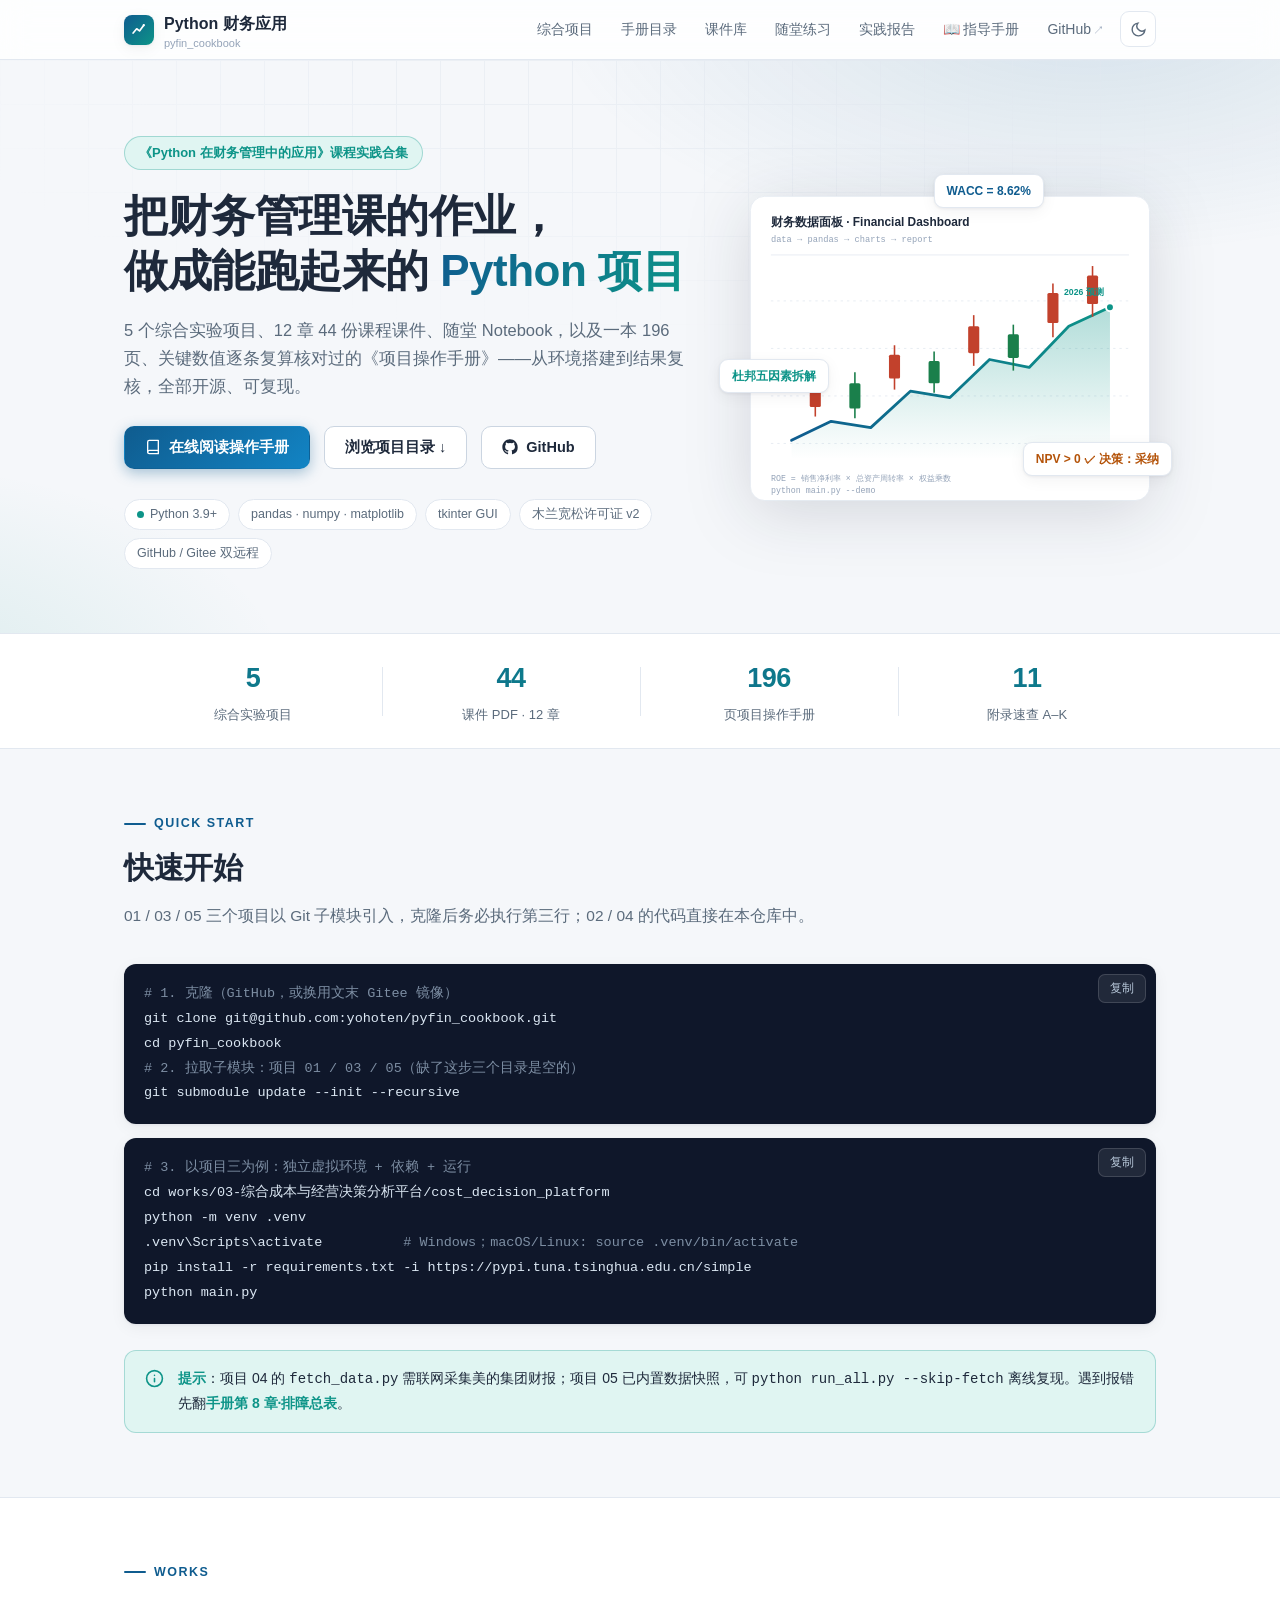
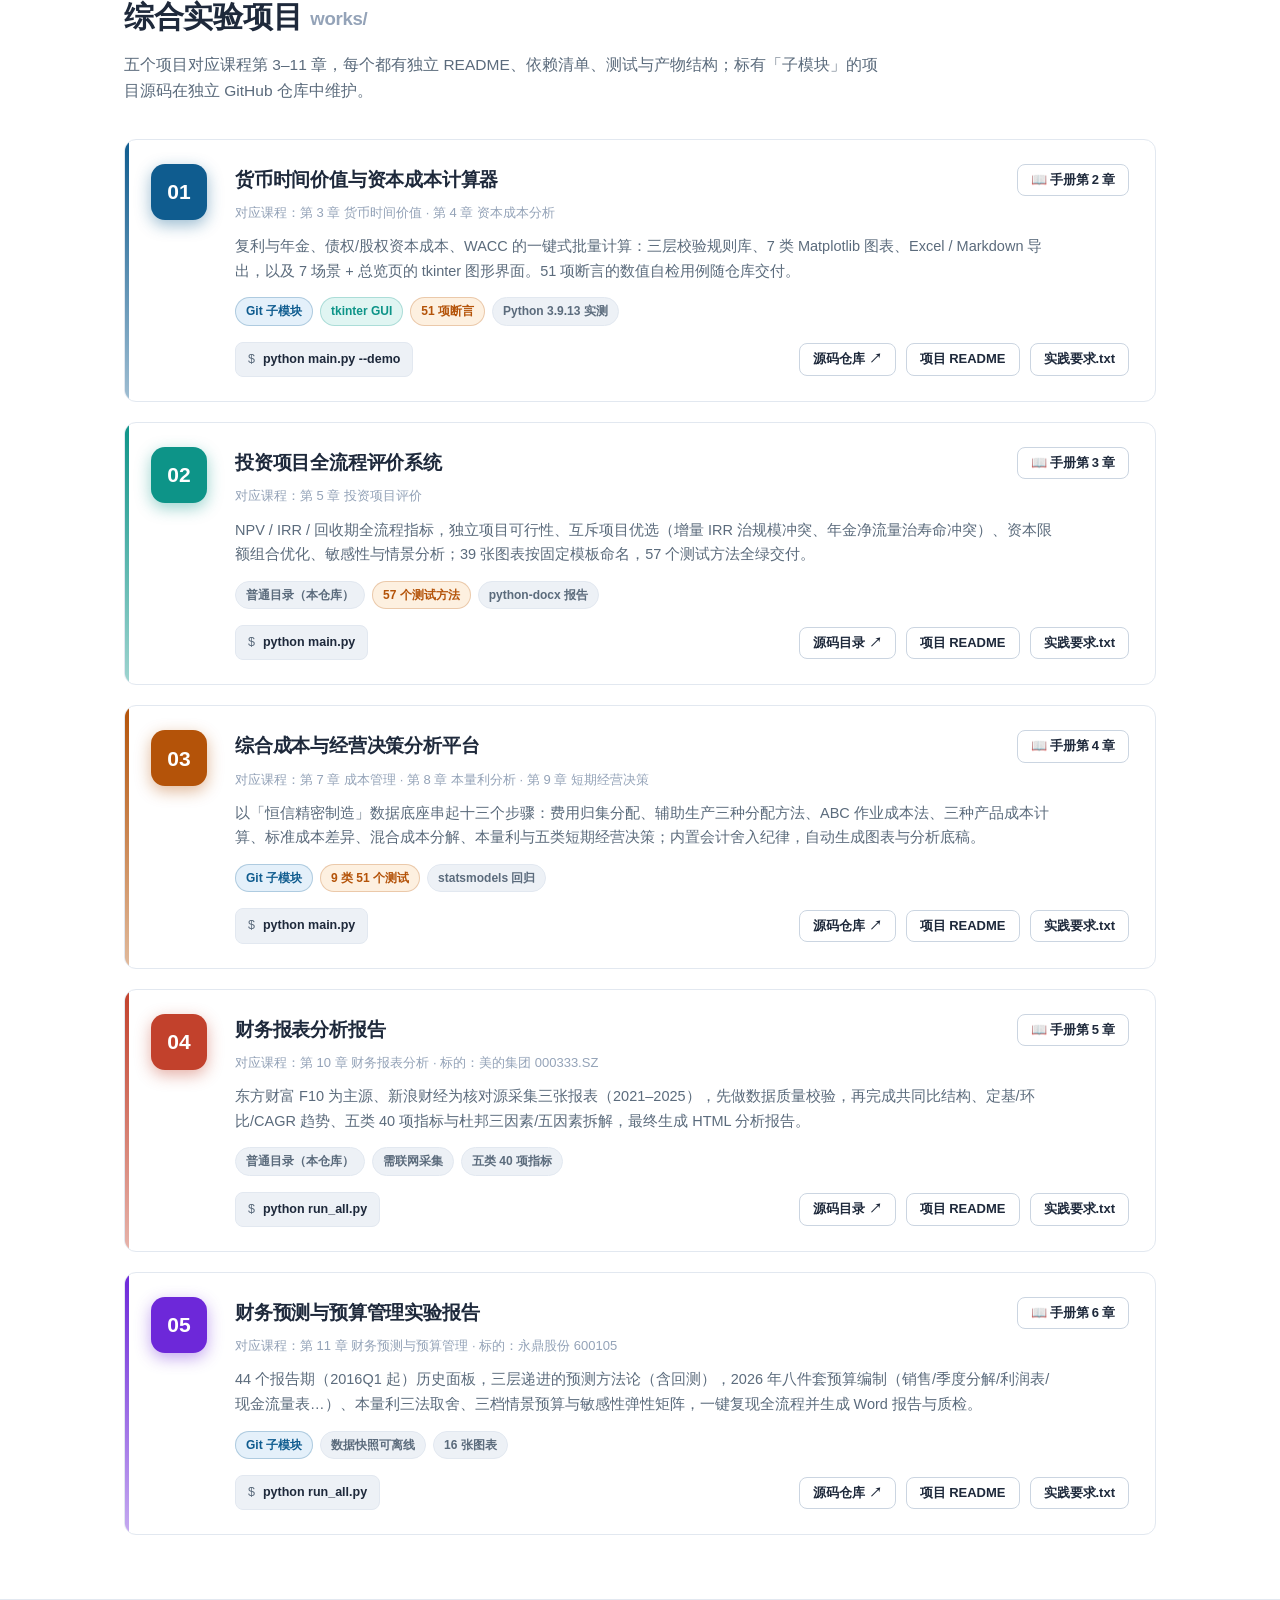
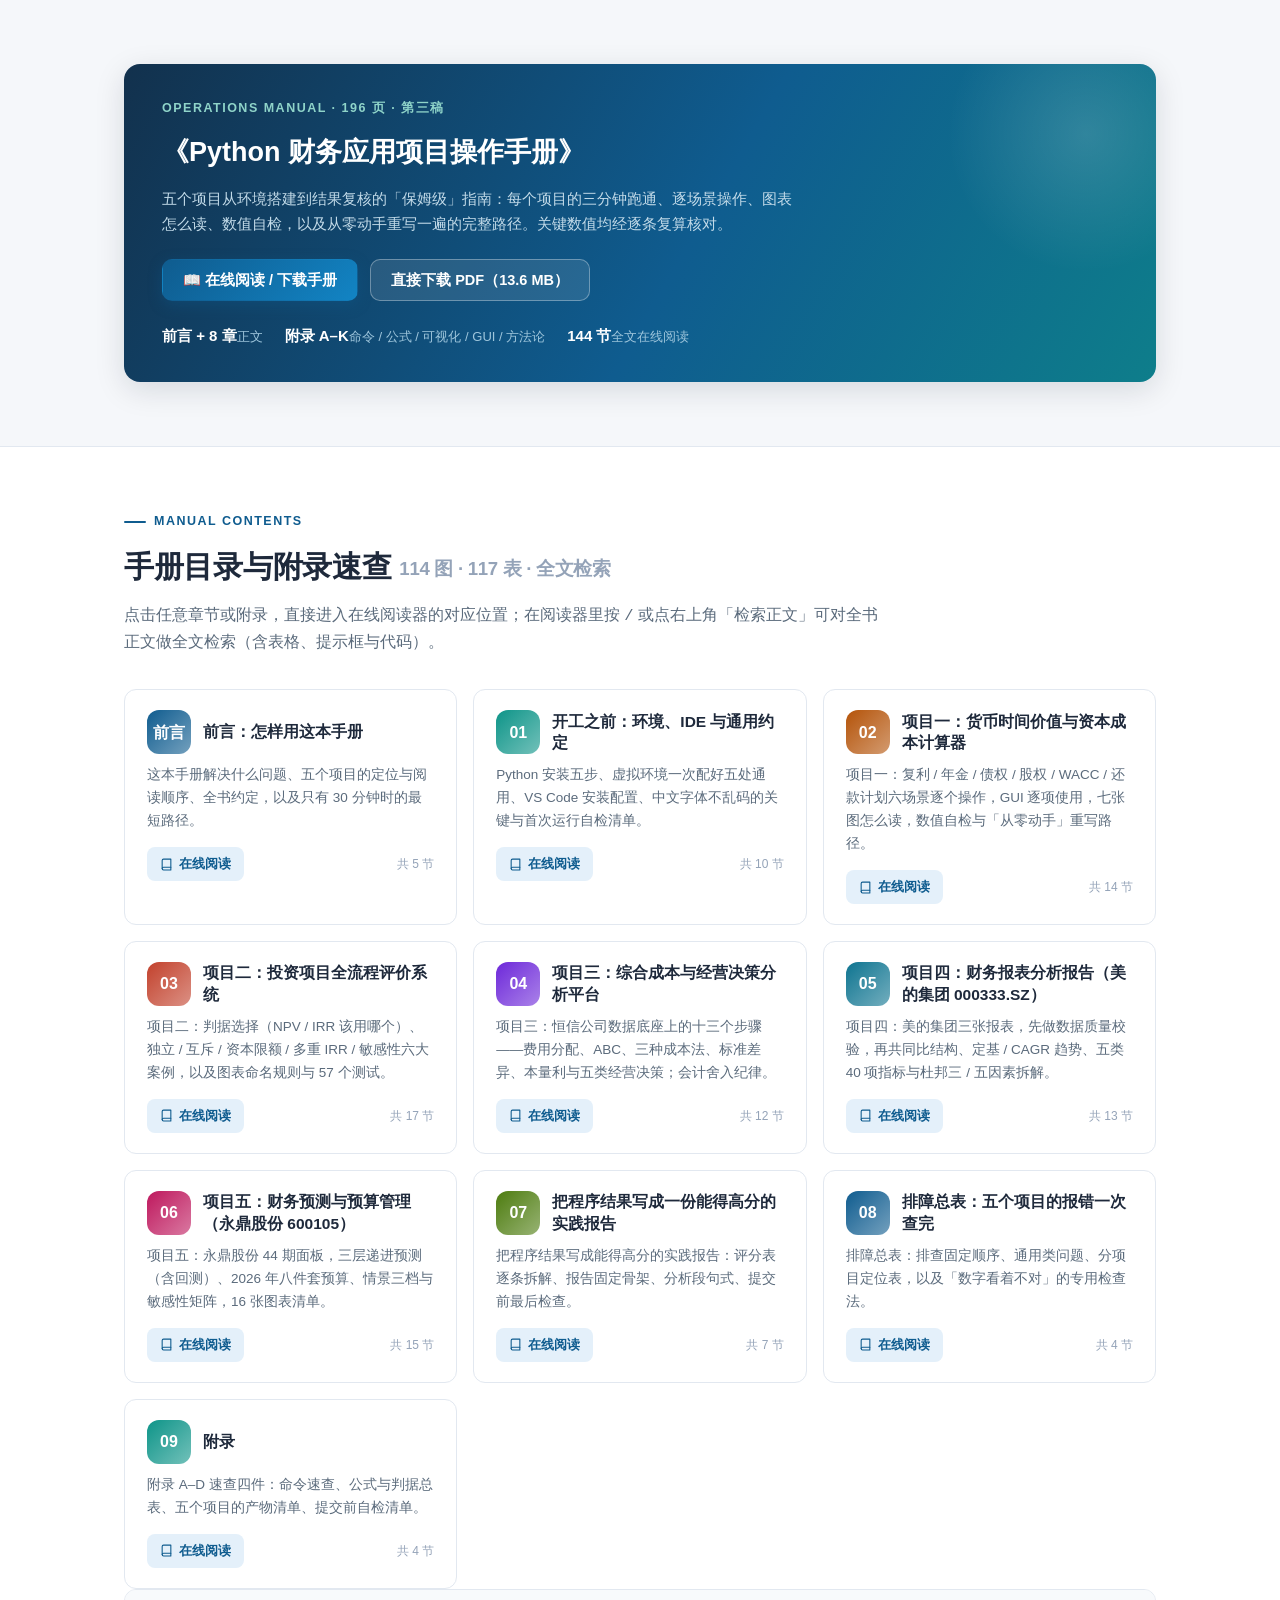
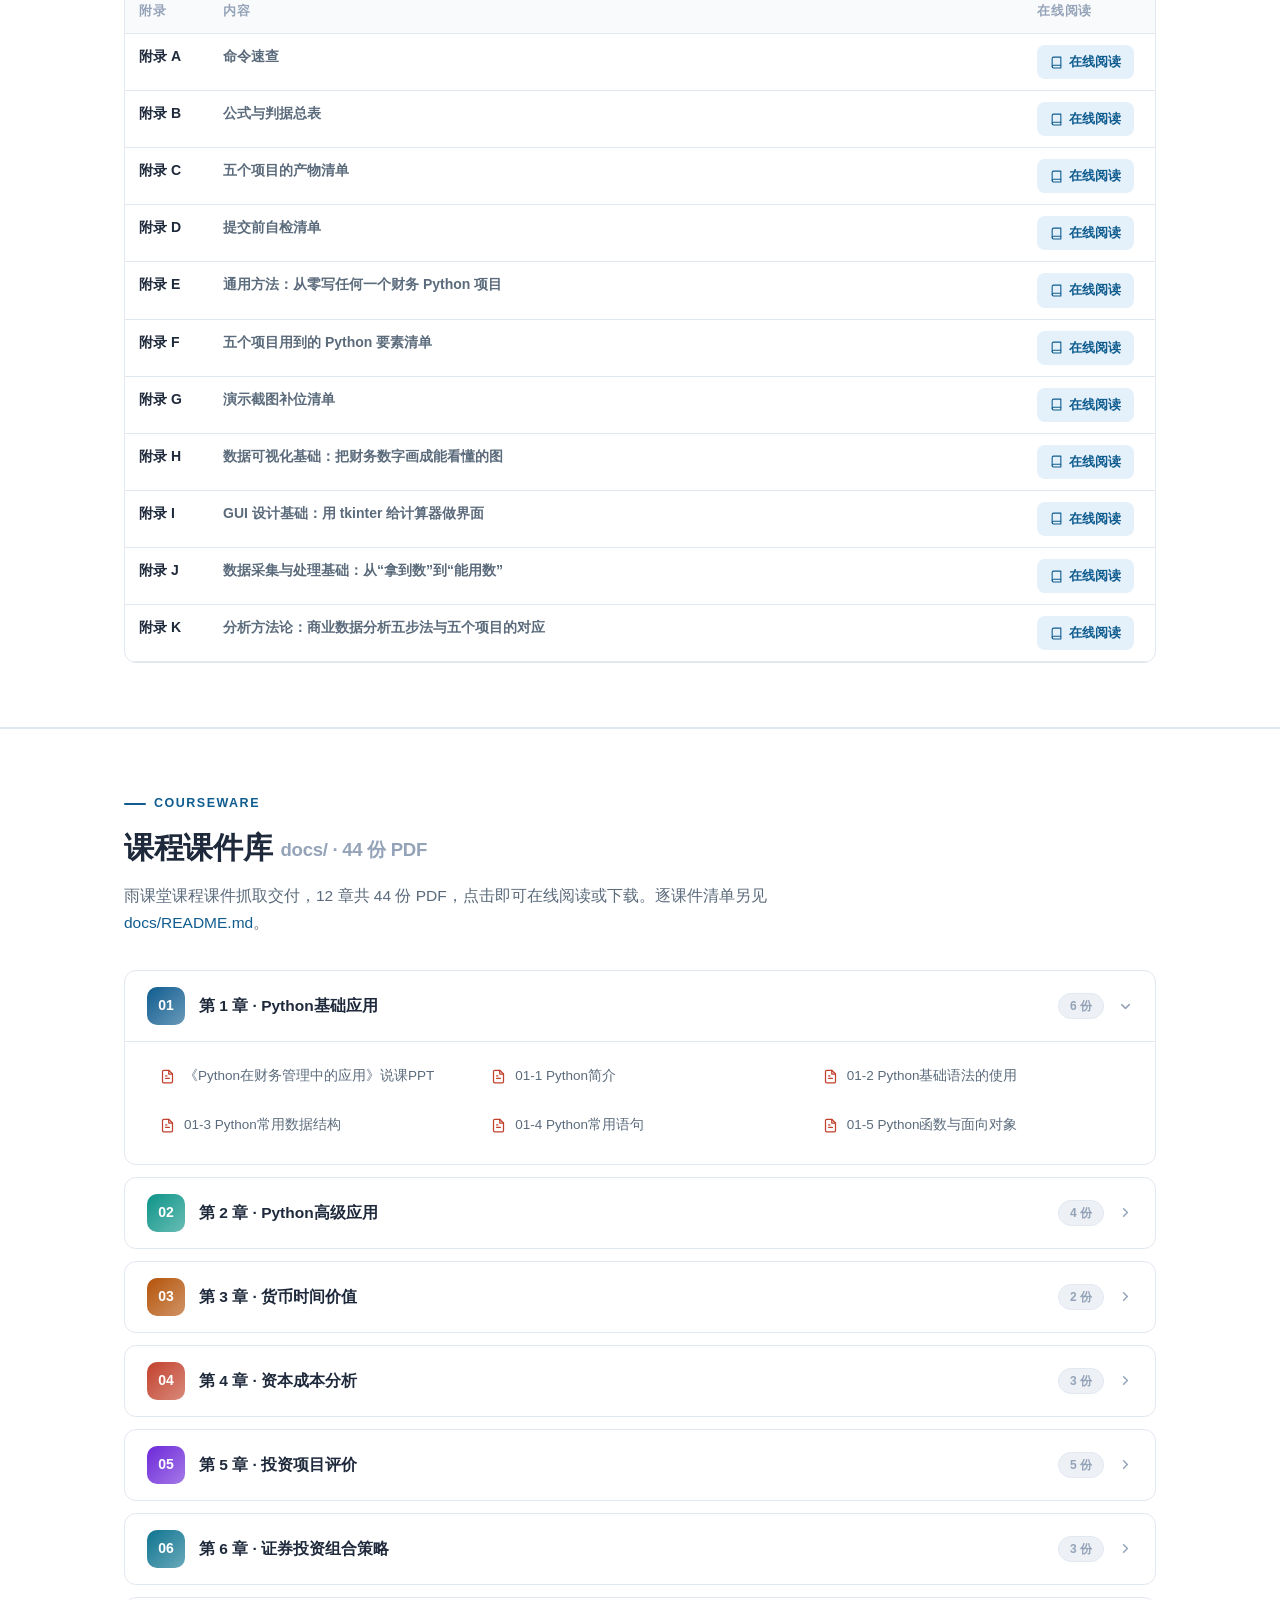
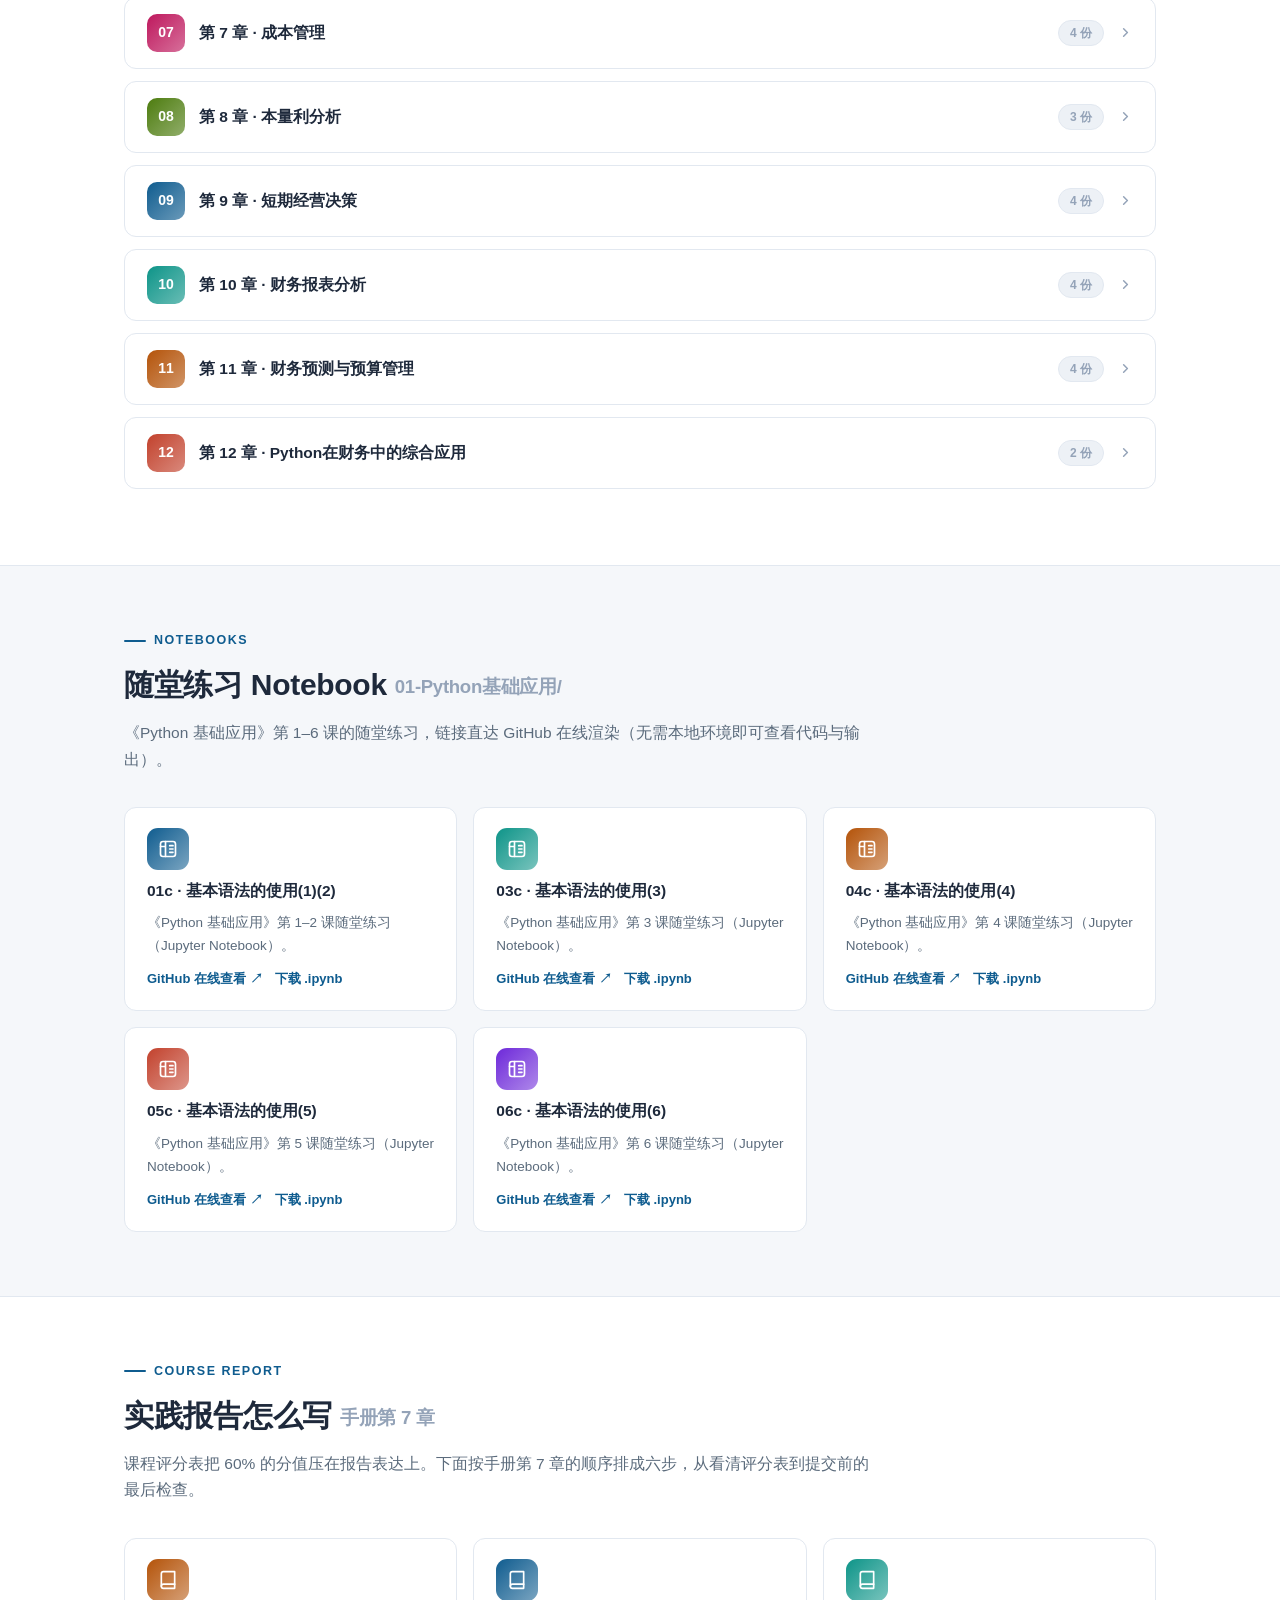
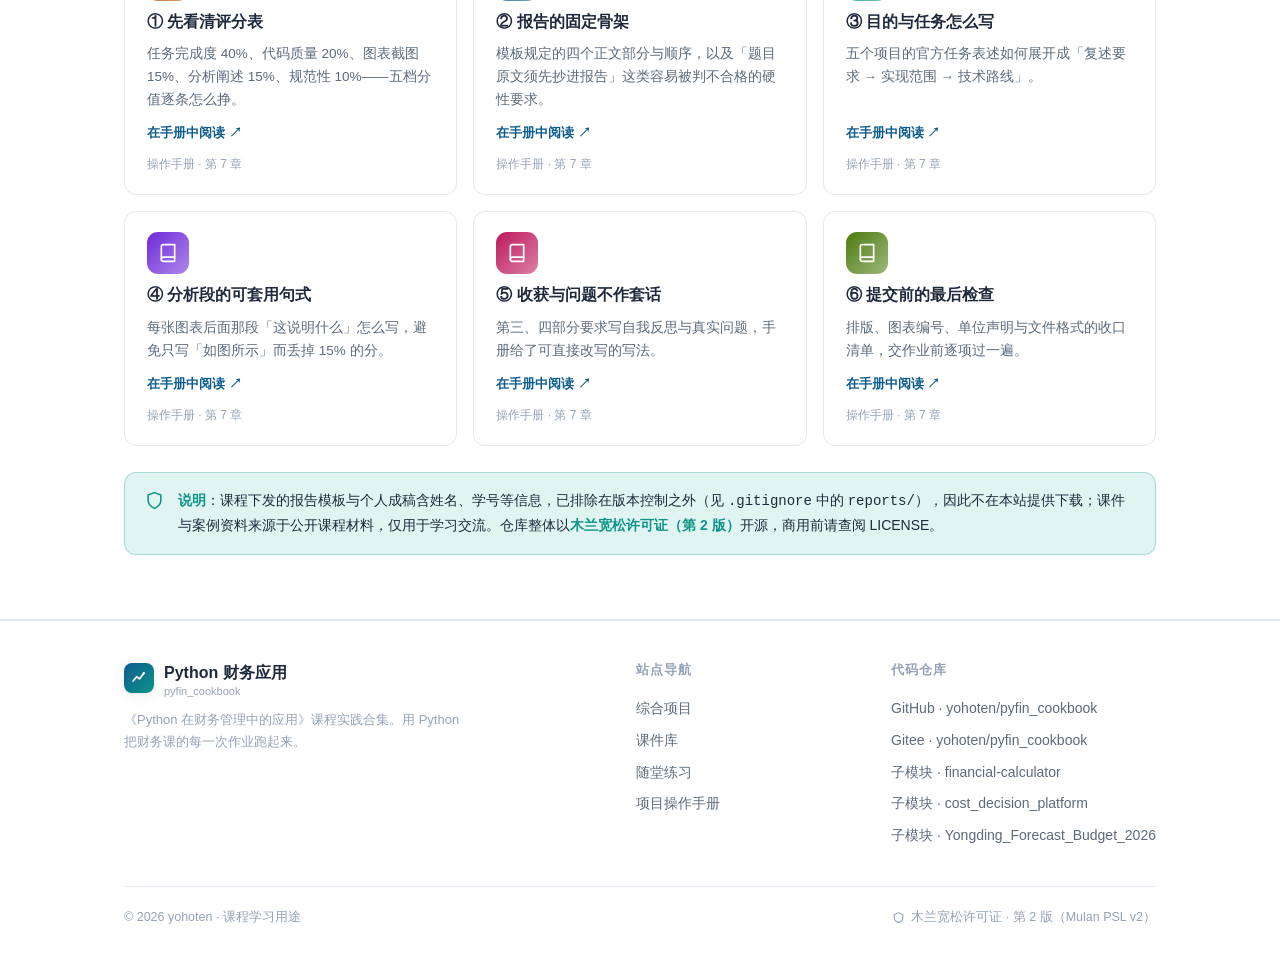
<file: index.html>
<!DOCTYPE html>
<html lang="zh-CN">
<head>
<meta charset="UTF-8">
<meta name="viewport" content="width=device-width, initial-scale=1.0">
<title>Python 财务应用 · 课程实践合集 | pyfin_cookbook</title>
<meta name="description" content="《Python 在财务管理中的应用》课程实践合集：5 个综合实验项目、12 章 44 份课件、随堂 Notebook、196 页项目操作手册，全部开源可复现。">
<link rel="icon" href="data:image/svg+xml,%3Csvg xmlns='http://www.w3.org/2000/svg' viewBox='0 0 64 64'%3E%3Crect width='64' height='64' rx='14' fill='%230f5c8f'/%3E%3Cpath d='M12 46 L26 30 L36 38 L52 16' stroke='%23fff' stroke-width='5' fill='none' stroke-linecap='round' stroke-linejoin='round'/%3E%3Ccircle cx='52' cy='16' r='5' fill='%232dd4bf'/%3E%3C/svg%3E">
<script>
(function(){document.documentElement.classList.add('js');try{var t=localStorage.getItem('pf-theme');if(!t)t=matchMedia('(prefers-color-scheme: dark)').matches?'dark':'light';document.documentElement.setAttribute('data-theme',t);}catch(e){}})();
</script>
<link rel="stylesheet" href="assets/site.css">
</head>
<body>

<!-- ================= 导航 ================= -->
<header class="nav">
  <div class="nav-inner">
    <a class="brand" href="index.html">
      <span class="logo">
        <svg viewBox="0 0 24 24" width="17" height="17" fill="none" stroke="#fff" stroke-width="2.4" stroke-linecap="round" stroke-linejoin="round"><path d="M3 17l5-6 4 3 6-8"/><circle cx="18" cy="6" r="1.6" fill="#fff" stroke="none"/></svg>
      </span>
      <span>Python 财务应用<small>pyfin_cookbook</small></span>
    </a>
    <nav class="nav-links">
      <a href="#projects">综合项目</a>
      <a href="#manual-toc">手册目录</a>
      <a href="#courseware" class="hide-m">课件库</a>
      <a href="#notebooks" class="hide-m">随堂练习</a>
      <a href="#report" class="hide-m">实践报告</a>
      <a href="manual.html">📖 指导手册</a>
      <a href="https://github.com/yohoten/pyfin_cookbook" target="_blank" rel="noopener">GitHub<span class="ext">↗</span></a>
      <button class="icon-btn" data-theme-toggle title="切换明暗主题" aria-label="切换主题">
        <svg class="moon-i" viewBox="0 0 24 24" fill="none" stroke="currentColor" stroke-width="2" stroke-linecap="round"><path d="M21 12.8A9 9 0 1 1 11.2 3 7 7 0 0 0 21 12.8z"/></svg>
        <svg class="sun-i" viewBox="0 0 24 24" fill="none" stroke="currentColor" stroke-width="2" stroke-linecap="round"><circle cx="12" cy="12" r="4"/><path d="M12 2v2M12 20v2M4.9 4.9l1.4 1.4M17.7 17.7l1.4 1.4M2 12h2M20 12h2M4.9 19.1l1.4-1.4M17.7 6.3l1.4-1.4"/></svg>
      </button>
    </nav>
  </div>
</header>

<!-- ================= Hero ================= -->
<section class="hero">
  <div class="hero-bg"></div>
  <div class="hero-grid"></div>
  <div class="container">
    <div class="hero-inner">
      <div>
        <span class="eyebrow">《Python 在财务管理中的应用》课程实践合集</span>
        <h1>把财务管理课的作业，<br>做成能跑起来的 <span class="grad">Python 项目</span></h1>
        <p class="lead">5 个综合实验项目、12 章 44 份课程课件、随堂 Notebook，以及一本 196 页、关键数值逐条复算核对过的《项目操作手册》——从环境搭建到结果复核，全部开源、可复现。</p>
        <div class="hero-cta">
          <a class="btn btn-primary" href="manual.html">
            <svg viewBox="0 0 24 24" fill="none" stroke="currentColor" stroke-width="2" stroke-linecap="round" stroke-linejoin="round"><path d="M4 19.5A2.5 2.5 0 0 1 6.5 17H20"/><path d="M6.5 2H20v20H6.5A2.5 2.5 0 0 1 4 19.5v-15A2.5 2.5 0 0 1 6.5 2z"/></svg>
            在线阅读操作手册
          </a>
          <a class="btn btn-ghost" href="#projects">浏览项目目录 ↓</a>
          <a class="btn btn-ghost" href="https://github.com/yohoten/pyfin_cookbook" target="_blank" rel="noopener">
            <svg viewBox="0 0 24 24" fill="currentColor"><path d="M12 .5C5.65.5.5 5.65.5 12c0 5.08 3.29 9.39 7.86 10.91.58.11.79-.25.79-.55v-2.15c-3.2.7-3.87-1.36-3.87-1.36-.53-1.33-1.28-1.69-1.28-1.69-1.05-.71.08-.7.08-.7 1.16.08 1.77 1.19 1.77 1.19 1.03 1.76 2.7 1.25 3.36.96.1-.75.4-1.25.73-1.54-2.55-.29-5.23-1.28-5.23-5.68 0-1.26.45-2.28 1.19-3.09-.12-.29-.52-1.46.11-3.05 0 0 .97-.31 3.18 1.18a11 11 0 0 1 5.79 0c2.2-1.49 3.17-1.18 3.17-1.18.63 1.59.23 2.76.12 3.05.74.81 1.18 1.83 1.18 3.09 0 4.42-2.69 5.39-5.25 5.67.41.36.78 1.05.78 2.13v3.16c0 .31.21.66.8.55A10.52 10.52 0 0 0 23.5 12C23.5 5.65 18.35.5 12 .5z"/></svg>
            GitHub
          </a>
        </div>
        <div class="hero-badges">
          <span class="chip dot">Python 3.9+</span>
          <span class="chip">pandas · numpy · matplotlib</span>
          <span class="chip">tkinter GUI</span>
          <span class="chip">木兰宽松许可证 v2</span>
          <span class="chip">GitHub / Gitee 双远程</span>
        </div>
      </div>
      <div class="hero-fig">
        <svg viewBox="0 0 520 400" role="img" aria-label="财务数据可视化示意">
          <defs>
            <linearGradient id="hg-area" x1="0" y1="0" x2="0" y2="1">
              <stop offset="0" stop-color="#0d9488" stop-opacity=".32"/><stop offset="1" stop-color="#0d9488" stop-opacity="0"/>
            </linearGradient>
            <linearGradient id="hg-line" x1="0" y1="0" x2="1" y2="0">
              <stop offset="0" stop-color="#0f5c8f"/><stop offset="1" stop-color="#0d9488"/>
            </linearGradient>
          </defs>
          <rect x="8" y="8" width="504" height="384" rx="18" fill="var(--surface)" stroke="var(--border)"/>
          <text x="34" y="46" font-size="15" font-weight="700" fill="var(--text)">财务数据面板 · Financial Dashboard</text>
          <text x="34" y="66" font-size="11" fill="var(--text-3)" font-family="ui-monospace,Consolas,monospace">data → pandas → charts → report</text>
          <line x1="34" y1="82" x2="486" y2="82" stroke="var(--border)"/>
          <!-- 网格 -->
          <g stroke="var(--border)" stroke-dasharray="3 5">
            <line x1="34" y1="140" x2="486" y2="140"/><line x1="34" y1="200" x2="486" y2="200"/>
            <line x1="34" y1="260" x2="486" y2="260"/><line x1="34" y1="320" x2="486" y2="320"/>
          </g>
          <!-- 面积 -->
          <path d="M60 316 L110 292 L160 300 L210 254 L260 262 L310 214 L360 224 L410 172 L462 148 L462 340 L60 340 Z" fill="url(#hg-area)"/>
          <path d="M60 316 L110 292 L160 300 L210 254 L260 262 L310 214 L360 224 L410 172 L462 148" fill="none" stroke="url(#hg-line)" stroke-width="3.5" stroke-linecap="round" stroke-linejoin="round"/>
          <!-- K 线（涨红跌绿） -->
          <g>
            <line x1="90"  y1="238" x2="90"  y2="286" stroke="#c2412c" stroke-width="2"/><rect x="83"  y="248" width="14" height="26" rx="2" fill="#c2412c"/>
            <line x1="140" y1="230" x2="140" y2="288" stroke="#1a7f4b" stroke-width="2"/><rect x="133" y="244" width="14" height="32" rx="2" fill="#1a7f4b"/>
            <line x1="190" y1="196" x2="190" y2="252" stroke="#c2412c" stroke-width="2"/><rect x="183" y="208" width="14" height="30" rx="2" fill="#c2412c"/>
            <line x1="240" y1="204" x2="240" y2="256" stroke="#1a7f4b" stroke-width="2"/><rect x="233" y="216" width="14" height="28" rx="2" fill="#1a7f4b"/>
            <line x1="290" y1="158" x2="290" y2="222" stroke="#c2412c" stroke-width="2"/><rect x="283" y="172" width="14" height="34" rx="2" fill="#c2412c"/>
            <line x1="340" y1="170" x2="340" y2="228" stroke="#1a7f4b" stroke-width="2"/><rect x="333" y="182" width="14" height="30" rx="2" fill="#1a7f4b"/>
            <line x1="390" y1="118" x2="390" y2="186" stroke="#c2412c" stroke-width="2"/><rect x="383" y="130" width="14" height="38" rx="2" fill="#c2412c"/>
            <line x1="440" y1="96"  x2="440" y2="160" stroke="#c2412c" stroke-width="2"/><rect x="433" y="108" width="14" height="36" rx="2" fill="#c2412c"/>
          </g>
          <!-- 标注 -->
          <circle cx="462" cy="148" r="5" fill="#0d9488" stroke="var(--surface)" stroke-width="2.5"/>
          <text x="404" y="132" font-size="11" fill="var(--teal)" font-weight="700">2026 预测</text>
          <text x="34" y="368" font-size="10.5" fill="var(--text-3)" font-family="ui-monospace,Consolas,monospace">ROE = 销售净利率 × 总资产周转率 × 权益乘数</text>
          <text x="34" y="382" font-size="10.5" fill="var(--text-3)" font-family="ui-monospace,Consolas,monospace">python main.py --demo</text>
        </svg>
        <span class="float-chip fc-1">WACC = 8.62%</span>
        <span class="float-chip fc-2">NPV &gt; 0 ✓ 决策：采纳</span>
        <span class="float-chip fc-3">杜邦五因素拆解</span>
      </div>
    </div>
  </div>
</section>

<!-- ================= 统计 ================= -->
<div class="stats">
  <div class="container">
    <div class="stats-inner">
      <div class="stat"><div class="num">5</div><div class="lbl">综合实验项目</div></div>
      <div class="stat"><div class="num">44</div><div class="lbl">课件 PDF · 12 章</div></div>
      <div class="stat"><div class="num">196</div><div class="lbl">页项目操作手册</div></div>
      <div class="stat"><div class="num">11</div><div class="lbl">附录速查 A–K</div></div>
    </div>
  </div>
</div>

<!-- ================= 快速开始 ================= -->
<section class="sec" id="quickstart">
  <div class="container">
    <div class="sec-head reveal">
      <div class="sec-eyebrow">Quick Start</div>
      <h2>快速开始</h2>
      <p>01 / 03 / 05 三个项目以 Git 子模块引入，克隆后务必执行第三行；02 / 04 的代码直接在本仓库中。</p>
    </div>
    <div class="code-block reveal">
      <button class="copy-btn" type="button">复制</button>
      <pre><span class="cm"># 1. 克隆（GitHub，或换用文末 Gitee 镜像）</span>
git clone git@github.com:yohoten/pyfin_cookbook.git
cd pyfin_cookbook
<span class="cm"># 2. 拉取子模块：项目 01 / 03 / 05（缺了这步三个目录是空的）</span>
git submodule update --init --recursive</pre>
    </div>
    <div style="height:14px"></div>
    <div class="code-block reveal">
      <button class="copy-btn" type="button">复制</button>
      <pre><span class="cm"># 3. 以项目三为例：独立虚拟环境 + 依赖 + 运行</span>
cd works/03-综合成本与经营决策分析平台/cost_decision_platform
python -m venv .venv
.venv\Scripts\activate          <span class="cm"># Windows；macOS/Linux: source .venv/bin/activate</span>
pip install -r requirements.txt -i https://pypi.tuna.tsinghua.edu.cn/simple
python main.py</pre>
    </div>
    <div class="callout reveal">
      <svg viewBox="0 0 24 24" fill="none" stroke="currentColor" stroke-width="2" stroke-linecap="round"><circle cx="12" cy="12" r="10"/><path d="M12 16v-4M12 8h.01"/></svg>
      <div><b>提示</b>：项目 04 的 <code>fetch_data.py</code> 需联网采集美的集团财报；项目 05 已内置数据快照，可 <code>python run_all.py --skip-fetch</code> 离线复现。遇到报错先翻<a href="manual.html#ch-8"><b>手册第 8 章·排障总表</b></a>。</div>
    </div>
  </div>
</section>

<!-- ================= 综合项目 ================= -->
<section class="sec alt" id="projects">
  <div class="container">
    <div class="sec-head reveal">
      <div class="sec-eyebrow">Works</div>
      <h2>综合实验项目 <span style="color:var(--text-3);font-weight:600;font-size:.62em;vertical-align:middle">works/</span></h2>
      <p>五个项目对应课程第 3–11 章，每个都有独立 README、依赖清单、测试与产物结构；标有「子模块」的项目源码在独立 GitHub 仓库中维护。</p>
    </div>
    <div class="proj-grid">

      <article class="proj-card reveal" style="--pc:#0f5c8f">
        <div class="proj-no">01</div>
        <div class="proj-body">
          <h3>货币时间价值与资本成本计算器 <a class="btn btn-ghost btn-sm" href="manual.html#ch-2" style="margin-left:auto">📖 手册第 2 章</a></h3>
          <div class="meta">对应课程：第 3 章 货币时间价值 · 第 4 章 资本成本分析</div>
          <p>复利与年金、债权/股权资本成本、WACC 的一键式批量计算：三层校验规则库、7 类 Matplotlib 图表、Excel / Markdown 导出，以及 7 场景 + 总览页的 tkinter 图形界面。51 项断言的数值自检用例随仓库交付。</p>
          <div class="proj-tags"><span class="ptag t-sub">Git 子模块</span><span class="ptag t-gui">tkinter GUI</span><span class="ptag t-test">51 项断言</span><span class="ptag">Python 3.9.13 实测</span></div>
          <div class="proj-links">
            <span class="entry-code">$ <b>python main.py --demo</b></span>
            <a class="btn btn-ghost btn-sm" href="https://github.com/yohoten/financial-calculator" target="_blank" rel="noopener">源码仓库 ↗</a>
            <a class="btn btn-ghost btn-sm" href="https://github.com/yohoten/pyfin_cookbook/blob/main/works/01-%E8%B4%A7%E5%B8%81%E6%97%B6%E9%97%B4%E4%BB%B7%E5%80%BC%E4%B8%8E%E8%B5%84%E6%9C%AC%E6%88%90%E6%9C%AC%E8%AE%A1%E7%AE%97%E5%99%A8/financial_calculator/README.md">项目 README</a>
            <a class="btn btn-ghost btn-sm" href="works/01-%E8%B4%A7%E5%B8%81%E6%97%B6%E9%97%B4%E4%BB%B7%E5%80%BC%E4%B8%8E%E8%B5%84%E6%9C%AC%E6%88%90%E6%9C%AC%E8%AE%A1%E7%AE%97%E5%99%A8/%E5%AE%9E%E8%B7%B5%E8%A6%81%E6%B1%82.txt">实践要求.txt</a>
          </div>
        </div>
      </article>

      <article class="proj-card reveal" style="--pc:#0d9488">
        <div class="proj-no">02</div>
        <div class="proj-body">
          <h3>投资项目全流程评价系统 <a class="btn btn-ghost btn-sm" href="manual.html#ch-3" style="margin-left:auto">📖 手册第 3 章</a></h3>
          <div class="meta">对应课程：第 5 章 投资项目评价</div>
          <p>NPV / IRR / 回收期全流程指标，独立项目可行性、互斥项目优选（增量 IRR 治规模冲突、年金净流量治寿命冲突）、资本限额组合优化、敏感性与情景分析；39 张图表按固定模板命名，57 个测试方法全绿交付。</p>
          <div class="proj-tags"><span class="ptag">普通目录（本仓库）</span><span class="ptag t-test">57 个测试方法</span><span class="ptag">python-docx 报告</span></div>
          <div class="proj-links">
            <span class="entry-code">$ <b>python main.py</b></span>
            <a class="btn btn-ghost btn-sm" href="https://github.com/yohoten/pyfin_cookbook/tree/main/works/02-%E6%8A%95%E8%B5%84%E9%A1%B9%E7%9B%AE%E5%85%A8%E6%B5%81%E7%A8%8B%E8%AF%84%E4%BB%B7%E7%B3%BB%E7%BB%9F" target="_blank" rel="noopener">源码目录 ↗</a>
            <a class="btn btn-ghost btn-sm" href="https://github.com/yohoten/pyfin_cookbook/blob/main/works/02-%E6%8A%95%E8%B5%84%E9%A1%B9%E7%9B%AE%E5%85%A8%E6%B5%81%E7%A8%8B%E8%AF%84%E4%BB%B7%E7%B3%BB%E7%BB%9F/investment_decision_system/README.md">项目 README</a>
            <a class="btn btn-ghost btn-sm" href="works/02-%E6%8A%95%E8%B5%84%E9%A1%B9%E7%9B%AE%E5%85%A8%E6%B5%81%E7%A8%8B%E8%AF%84%E4%BB%B7%E7%B3%BB%E7%BB%9F/%E5%AE%9E%E8%B7%B5%E8%A6%81%E6%B1%82.txt">实践要求.txt</a>
          </div>
        </div>
      </article>

      <article class="proj-card reveal" style="--pc:#b45309">
        <div class="proj-no">03</div>
        <div class="proj-body">
          <h3>综合成本与经营决策分析平台 <a class="btn btn-ghost btn-sm" href="manual.html#ch-4" style="margin-left:auto">📖 手册第 4 章</a></h3>
          <div class="meta">对应课程：第 7 章 成本管理 · 第 8 章 本量利分析 · 第 9 章 短期经营决策</div>
          <p>以「恒信精密制造」数据底座串起十三个步骤：费用归集分配、辅助生产三种分配方法、ABC 作业成本法、三种产品成本计算、标准成本差异、混合成本分解、本量利与五类短期经营决策；内置会计舍入纪律，自动生成图表与分析底稿。</p>
          <div class="proj-tags"><span class="ptag t-sub">Git 子模块</span><span class="ptag t-test">9 类 51 个测试</span><span class="ptag">statsmodels 回归</span></div>
          <div class="proj-links">
            <span class="entry-code">$ <b>python main.py</b></span>
            <a class="btn btn-ghost btn-sm" href="https://github.com/yohoten/cost_decision_platform" target="_blank" rel="noopener">源码仓库 ↗</a>
            <a class="btn btn-ghost btn-sm" href="https://github.com/yohoten/pyfin_cookbook/blob/main/works/03-%E7%BB%BC%E5%90%88%E6%88%90%E6%9C%AC%E4%B8%8E%E7%BB%8F%E8%90%A5%E5%86%B3%E7%AD%96%E5%88%86%E6%9E%90%E5%B9%B3%E5%8F%B0/cost_decision_platform/README.md">项目 README</a>
            <a class="btn btn-ghost btn-sm" href="works/03-%E7%BB%BC%E5%90%88%E6%88%90%E6%9C%AC%E4%B8%8E%E7%BB%8F%E8%90%A5%E5%86%B3%E7%AD%96%E5%88%86%E6%9E%90%E5%B9%B3%E5%8F%B0/%E5%AE%9E%E8%B7%B5%E8%A6%81%E6%B1%82.txt">实践要求.txt</a>
          </div>
        </div>
      </article>

      <article class="proj-card reveal" style="--pc:#c2412c">
        <div class="proj-no">04</div>
        <div class="proj-body">
          <h3>财务报表分析报告 <a class="btn btn-ghost btn-sm" href="manual.html#ch-5" style="margin-left:auto">📖 手册第 5 章</a></h3>
          <div class="meta">对应课程：第 10 章 财务报表分析 · 标的：美的集团 000333.SZ</div>
          <p>东方财富 F10 为主源、新浪财经为核对源采集三张报表（2021–2025），先做数据质量校验，再完成共同比结构、定基/环比/CAGR 趋势、五类 40 项指标与杜邦三因素/五因素拆解，最终生成 HTML 分析报告。</p>
          <div class="proj-tags"><span class="ptag">普通目录（本仓库）</span><span class="ptag">需联网采集</span><span class="ptag">五类 40 项指标</span></div>
          <div class="proj-links">
            <span class="entry-code">$ <b>python run_all.py</b></span>
            <a class="btn btn-ghost btn-sm" href="https://github.com/yohoten/pyfin_cookbook/tree/main/works/04-%E8%B4%A2%E5%8A%A1%E6%8A%A5%E8%A1%A8%E5%88%86%E6%9E%90%E6%8A%A5%E5%91%8A" target="_blank" rel="noopener">源码目录 ↗</a>
            <a class="btn btn-ghost btn-sm" href="https://github.com/yohoten/pyfin_cookbook/blob/main/works/04-%E8%B4%A2%E5%8A%A1%E6%8A%A5%E8%A1%A8%E5%88%86%E6%9E%90%E6%8A%A5%E5%91%8A/finstate_analysis_report/README.md">项目 README</a>
            <a class="btn btn-ghost btn-sm" href="works/04-%E8%B4%A2%E5%8A%A1%E6%8A%A5%E8%A1%A8%E5%88%86%E6%9E%90%E6%8A%A5%E5%91%8A/%E5%AE%9E%E8%B7%B5%E8%A6%81%E6%B1%82.txt">实践要求.txt</a>
          </div>
        </div>
      </article>

      <article class="proj-card reveal" style="--pc:#6d28d9">
        <div class="proj-no">05</div>
        <div class="proj-body">
          <h3>财务预测与预算管理实验报告 <a class="btn btn-ghost btn-sm" href="manual.html#ch-6" style="margin-left:auto">📖 手册第 6 章</a></h3>
          <div class="meta">对应课程：第 11 章 财务预测与预算管理 · 标的：永鼎股份 600105</div>
          <p>44 个报告期（2016Q1 起）历史面板，三层递进的预测方法论（含回测），2026 年八件套预算编制（销售/季度分解/利润表/现金流量表…）、本量利三法取舍、三档情景预算与敏感性弹性矩阵，一键复现全流程并生成 Word 报告与质检。</p>
          <div class="proj-tags"><span class="ptag t-sub">Git 子模块</span><span class="ptag">数据快照可离线</span><span class="ptag">16 张图表</span></div>
          <div class="proj-links">
            <span class="entry-code">$ <b>python run_all.py</b></span>
            <a class="btn btn-ghost btn-sm" href="https://github.com/yohoten/Yongding_Forecast_Budget_2026" target="_blank" rel="noopener">源码仓库 ↗</a>
            <a class="btn btn-ghost btn-sm" href="https://github.com/yohoten/pyfin_cookbook/blob/main/works/05-%E8%B4%A2%E5%8A%A1%E9%A2%84%E6%B5%8B%E4%B8%8E%E9%A2%84%E7%AE%97%E7%AE%A1%E7%90%86%E5%AE%9E%E9%AA%8C%E6%8A%A5%E5%91%8A/Yongding_Forecast_Budget_2026/README.md">项目 README</a>
            <a class="btn btn-ghost btn-sm" href="works/05-%E8%B4%A2%E5%8A%A1%E9%A2%84%E6%B5%8B%E4%B8%8E%E9%A2%84%E7%AE%97%E7%AE%A1%E7%90%86%E5%AE%9E%E9%AA%8C%E6%8A%A5%E5%91%8A/%E5%AE%9E%E8%B7%B5%E8%A6%81%E6%B1%82.txt">实践要求.txt</a>
          </div>
        </div>
      </article>

    </div>
  </div>
</section>

<!-- ================= 手册横幅 ================= -->
<section class="sec">
  <div class="container">
    <div class="manual-banner reveal">
      <div class="mb-eyebrow">OPERATIONS MANUAL · 196 页 · 第三稿</div>
      <h2>《Python 财务应用项目操作手册》</h2>
      <p>五个项目从环境搭建到结果复核的「保姆级」指南：每个项目的三分钟跑通、逐场景操作、图表怎么读、数值自检，以及从零动手重写一遍的完整路径。关键数值均经逐条复算核对。</p>
      <div class="mb-cta">
        <a class="btn btn-primary" href="manual.html">📖 在线阅读 / 下载手册</a>
        <a class="btn btn-ghost" href="manual/Python%E8%B4%A2%E5%8A%A1%E5%BA%94%E7%94%A8%E9%A1%B9%E7%9B%AE%E6%93%8D%E4%BD%9C%E6%89%8B%E5%86%8C%EF%BC%88%E7%BC%96%E5%86%99%E6%8C%87%E5%AF%BC%E7%89%88%C2%B7%E7%AC%AC%E4%B8%89%E7%A8%BF%EF%BC%89.pdf" target="_blank" rel="noopener">直接下载 PDF（13.6 MB）</a>
      </div>
      <div class="mb-facts">
        <span><b>前言 + 8 章</b>正文</span><span><b>附录 A–K</b>命令 / 公式 / 可视化 / GUI / 方法论</span><span><b>144 节</b>全文在线阅读</span>
      </div>
    </div>
  </div>
</section>

<!-- ================= 手册目录 ================= -->
<section class="sec alt" id="manual-toc">
  <div class="container">
    <div class="sec-head reveal">
      <div class="sec-eyebrow">Manual Contents</div>
      <h2>手册目录与附录速查 <span style="color:var(--text-3);font-weight:600;font-size:.62em;vertical-align:middle">114 图 · 117 表 · 全文检索</span></h2>
      <p>点击任意章节或附录，直接进入在线阅读器的对应位置；在阅读器里按 <kbd>/</kbd> 或点右上角「检索正文」可对全书正文做全文检索（含表格、提示框与代码）。</p>
    </div>
    <div class="ch-grid">
<article class="ch-card reveal" id="ch-0" style="--cc:#0f5c8f">
<div class="ch-top"><div class="ch-no">前言</div><h3>前言：怎样用这本手册</h3></div>
<p>这本手册解决什么问题、五个项目的定位与阅读顺序、全书约定，以及只有 30 分钟时的最短路径。</p>
<div class="ch-foot">
<a class="ch-open" href="manual.html#ch-0"><svg viewBox="0 0 24 24" fill="none" stroke="currentColor" stroke-width="2" stroke-linecap="round" stroke-linejoin="round"><path d="M4 19.5A2.5 2.5 0 0 1 6.5 17H20"/><path d="M6.5 2H20v20H6.5A2.5 2.5 0 0 1 4 19.5v-15A2.5 2.5 0 0 1 6.5 2z"/></svg> 在线阅读</a>
<span class="ch-pg">共 5 节</span></div>
</article>
<article class="ch-card reveal" id="ch-1" style="--cc:#0d9488">
<div class="ch-top"><div class="ch-no">01</div><h3>开工之前：环境、IDE 与通用约定</h3></div>
<p>Python 安装五步、虚拟环境一次配好五处通用、VS Code 安装配置、中文字体不乱码的关键与首次运行自检清单。</p>
<div class="ch-foot">
<a class="ch-open" href="manual.html#ch-1"><svg viewBox="0 0 24 24" fill="none" stroke="currentColor" stroke-width="2" stroke-linecap="round" stroke-linejoin="round"><path d="M4 19.5A2.5 2.5 0 0 1 6.5 17H20"/><path d="M6.5 2H20v20H6.5A2.5 2.5 0 0 1 4 19.5v-15A2.5 2.5 0 0 1 6.5 2z"/></svg> 在线阅读</a>
<span class="ch-pg">共 10 节</span></div>
</article>
<article class="ch-card reveal" id="ch-2" style="--cc:#b45309">
<div class="ch-top"><div class="ch-no">02</div><h3>项目一：货币时间价值与资本成本计算器</h3></div>
<p>项目一：复利 / 年金 / 债权 / 股权 / WACC / 还款计划六场景逐个操作，GUI 逐项使用，七张图怎么读，数值自检与「从零动手」重写路径。</p>
<div class="ch-foot">
<a class="ch-open" href="manual.html#ch-2"><svg viewBox="0 0 24 24" fill="none" stroke="currentColor" stroke-width="2" stroke-linecap="round" stroke-linejoin="round"><path d="M4 19.5A2.5 2.5 0 0 1 6.5 17H20"/><path d="M6.5 2H20v20H6.5A2.5 2.5 0 0 1 4 19.5v-15A2.5 2.5 0 0 1 6.5 2z"/></svg> 在线阅读</a>
<span class="ch-pg">共 14 节</span></div>
</article>
<article class="ch-card reveal" id="ch-3" style="--cc:#c2412c">
<div class="ch-top"><div class="ch-no">03</div><h3>项目二：投资项目全流程评价系统</h3></div>
<p>项目二：判据选择（NPV / IRR 该用哪个）、独立 / 互斥 / 资本限额 / 多重 IRR / 敏感性六大案例，以及图表命名规则与 57 个测试。</p>
<div class="ch-foot">
<a class="ch-open" href="manual.html#ch-3"><svg viewBox="0 0 24 24" fill="none" stroke="currentColor" stroke-width="2" stroke-linecap="round" stroke-linejoin="round"><path d="M4 19.5A2.5 2.5 0 0 1 6.5 17H20"/><path d="M6.5 2H20v20H6.5A2.5 2.5 0 0 1 4 19.5v-15A2.5 2.5 0 0 1 6.5 2z"/></svg> 在线阅读</a>
<span class="ch-pg">共 17 节</span></div>
</article>
<article class="ch-card reveal" id="ch-4" style="--cc:#6d28d9">
<div class="ch-top"><div class="ch-no">04</div><h3>项目三：综合成本与经营决策分析平台</h3></div>
<p>项目三：恒信公司数据底座上的十三个步骤——费用分配、ABC、三种成本法、标准差异、本量利与五类经营决策；会计舍入纪律。</p>
<div class="ch-foot">
<a class="ch-open" href="manual.html#ch-4"><svg viewBox="0 0 24 24" fill="none" stroke="currentColor" stroke-width="2" stroke-linecap="round" stroke-linejoin="round"><path d="M4 19.5A2.5 2.5 0 0 1 6.5 17H20"/><path d="M6.5 2H20v20H6.5A2.5 2.5 0 0 1 4 19.5v-15A2.5 2.5 0 0 1 6.5 2z"/></svg> 在线阅读</a>
<span class="ch-pg">共 12 节</span></div>
</article>
<article class="ch-card reveal" id="ch-5" style="--cc:#0e7490">
<div class="ch-top"><div class="ch-no">05</div><h3>项目四：财务报表分析报告（美的集团 000333.SZ）</h3></div>
<p>项目四：美的集团三张报表，先做数据质量校验，再共同比结构、定基 / CAGR 趋势、五类 40 项指标与杜邦三 / 五因素拆解。</p>
<div class="ch-foot">
<a class="ch-open" href="manual.html#ch-5"><svg viewBox="0 0 24 24" fill="none" stroke="currentColor" stroke-width="2" stroke-linecap="round" stroke-linejoin="round"><path d="M4 19.5A2.5 2.5 0 0 1 6.5 17H20"/><path d="M6.5 2H20v20H6.5A2.5 2.5 0 0 1 4 19.5v-15A2.5 2.5 0 0 1 6.5 2z"/></svg> 在线阅读</a>
<span class="ch-pg">共 13 节</span></div>
</article>
<article class="ch-card reveal" id="ch-6" style="--cc:#be185d">
<div class="ch-top"><div class="ch-no">06</div><h3>项目五：财务预测与预算管理（永鼎股份 600105）</h3></div>
<p>项目五：永鼎股份 44 期面板，三层递进预测（含回测）、2026 年八件套预算、情景三档与敏感性矩阵，16 张图表清单。</p>
<div class="ch-foot">
<a class="ch-open" href="manual.html#ch-6"><svg viewBox="0 0 24 24" fill="none" stroke="currentColor" stroke-width="2" stroke-linecap="round" stroke-linejoin="round"><path d="M4 19.5A2.5 2.5 0 0 1 6.5 17H20"/><path d="M6.5 2H20v20H6.5A2.5 2.5 0 0 1 4 19.5v-15A2.5 2.5 0 0 1 6.5 2z"/></svg> 在线阅读</a>
<span class="ch-pg">共 15 节</span></div>
</article>
<article class="ch-card reveal" id="ch-7" style="--cc:#4d7c0f">
<div class="ch-top"><div class="ch-no">07</div><h3>把程序结果写成一份能得高分的实践报告</h3></div>
<p>把程序结果写成能得高分的实践报告：评分表逐条拆解、报告固定骨架、分析段句式、提交前最后检查。</p>
<div class="ch-foot">
<a class="ch-open" href="manual.html#ch-7"><svg viewBox="0 0 24 24" fill="none" stroke="currentColor" stroke-width="2" stroke-linecap="round" stroke-linejoin="round"><path d="M4 19.5A2.5 2.5 0 0 1 6.5 17H20"/><path d="M6.5 2H20v20H6.5A2.5 2.5 0 0 1 4 19.5v-15A2.5 2.5 0 0 1 6.5 2z"/></svg> 在线阅读</a>
<span class="ch-pg">共 7 节</span></div>
</article>
<article class="ch-card reveal" id="ch-8" style="--cc:#0f5c8f">
<div class="ch-top"><div class="ch-no">08</div><h3>排障总表：五个项目的报错一次查完</h3></div>
<p>排障总表：排查固定顺序、通用类问题、分项目定位表，以及「数字看着不对」的专用检查法。</p>
<div class="ch-foot">
<a class="ch-open" href="manual.html#ch-8"><svg viewBox="0 0 24 24" fill="none" stroke="currentColor" stroke-width="2" stroke-linecap="round" stroke-linejoin="round"><path d="M4 19.5A2.5 2.5 0 0 1 6.5 17H20"/><path d="M6.5 2H20v20H6.5A2.5 2.5 0 0 1 4 19.5v-15A2.5 2.5 0 0 1 6.5 2z"/></svg> 在线阅读</a>
<span class="ch-pg">共 4 节</span></div>
</article>
<article class="ch-card reveal" id="ch-9" style="--cc:#0d9488">
<div class="ch-top"><div class="ch-no">09</div><h3>附录</h3></div>
<p>附录 A–D 速查四件：命令速查、公式与判据总表、五个项目的产物清单、提交前自检清单。</p>
<div class="ch-foot">
<a class="ch-open" href="manual.html#ch-9"><svg viewBox="0 0 24 24" fill="none" stroke="currentColor" stroke-width="2" stroke-linecap="round" stroke-linejoin="round"><path d="M4 19.5A2.5 2.5 0 0 1 6.5 17H20"/><path d="M6.5 2H20v20H6.5A2.5 2.5 0 0 1 4 19.5v-15A2.5 2.5 0 0 1 6.5 2z"/></svg> 在线阅读</a>
<span class="ch-pg">共 4 节</span></div>
</article>
    </div>
    <div style="background:var(--surface);border:1px solid var(--border);border-radius:var(--radius);overflow:auto" class="reveal">
      <table class="apx-table">
        <thead><tr><th style="width:84px">附录</th><th>内容</th><th style="width:132px">在线阅读</th></tr></thead>
        <tbody>
<tr><td>附录 A</td><td><b>命令速查</b></td><td><a class="ch-open apx-link" href="manual.html#s-9-1"><svg viewBox="0 0 24 24" fill="none" stroke="currentColor" stroke-width="2" stroke-linecap="round" stroke-linejoin="round"><path d="M4 19.5A2.5 2.5 0 0 1 6.5 17H20"/><path d="M6.5 2H20v20H6.5A2.5 2.5 0 0 1 4 19.5v-15A2.5 2.5 0 0 1 6.5 2z"/></svg> 在线阅读</a></td></tr>
<tr><td>附录 B</td><td><b>公式与判据总表</b></td><td><a class="ch-open apx-link" href="manual.html#s-9-2"><svg viewBox="0 0 24 24" fill="none" stroke="currentColor" stroke-width="2" stroke-linecap="round" stroke-linejoin="round"><path d="M4 19.5A2.5 2.5 0 0 1 6.5 17H20"/><path d="M6.5 2H20v20H6.5A2.5 2.5 0 0 1 4 19.5v-15A2.5 2.5 0 0 1 6.5 2z"/></svg> 在线阅读</a></td></tr>
<tr><td>附录 C</td><td><b>五个项目的产物清单</b></td><td><a class="ch-open apx-link" href="manual.html#s-9-3"><svg viewBox="0 0 24 24" fill="none" stroke="currentColor" stroke-width="2" stroke-linecap="round" stroke-linejoin="round"><path d="M4 19.5A2.5 2.5 0 0 1 6.5 17H20"/><path d="M6.5 2H20v20H6.5A2.5 2.5 0 0 1 4 19.5v-15A2.5 2.5 0 0 1 6.5 2z"/></svg> 在线阅读</a></td></tr>
<tr><td>附录 D</td><td><b>提交前自检清单</b></td><td><a class="ch-open apx-link" href="manual.html#s-9-4"><svg viewBox="0 0 24 24" fill="none" stroke="currentColor" stroke-width="2" stroke-linecap="round" stroke-linejoin="round"><path d="M4 19.5A2.5 2.5 0 0 1 6.5 17H20"/><path d="M6.5 2H20v20H6.5A2.5 2.5 0 0 1 4 19.5v-15A2.5 2.5 0 0 1 6.5 2z"/></svg> 在线阅读</a></td></tr>
<tr><td>附录 E</td><td><b>通用方法：从零写任何一个财务 Python 项目</b></td><td><a class="ch-open apx-link" href="manual.html#ap-e"><svg viewBox="0 0 24 24" fill="none" stroke="currentColor" stroke-width="2" stroke-linecap="round" stroke-linejoin="round"><path d="M4 19.5A2.5 2.5 0 0 1 6.5 17H20"/><path d="M6.5 2H20v20H6.5A2.5 2.5 0 0 1 4 19.5v-15A2.5 2.5 0 0 1 6.5 2z"/></svg> 在线阅读</a></td></tr>
<tr><td>附录 F</td><td><b>五个项目用到的 Python 要素清单</b></td><td><a class="ch-open apx-link" href="manual.html#ap-f"><svg viewBox="0 0 24 24" fill="none" stroke="currentColor" stroke-width="2" stroke-linecap="round" stroke-linejoin="round"><path d="M4 19.5A2.5 2.5 0 0 1 6.5 17H20"/><path d="M6.5 2H20v20H6.5A2.5 2.5 0 0 1 4 19.5v-15A2.5 2.5 0 0 1 6.5 2z"/></svg> 在线阅读</a></td></tr>
<tr><td>附录 G</td><td><b>演示截图补位清单</b></td><td><a class="ch-open apx-link" href="manual.html#ap-g"><svg viewBox="0 0 24 24" fill="none" stroke="currentColor" stroke-width="2" stroke-linecap="round" stroke-linejoin="round"><path d="M4 19.5A2.5 2.5 0 0 1 6.5 17H20"/><path d="M6.5 2H20v20H6.5A2.5 2.5 0 0 1 4 19.5v-15A2.5 2.5 0 0 1 6.5 2z"/></svg> 在线阅读</a></td></tr>
<tr><td>附录 H</td><td><b>数据可视化基础：把财务数字画成能看懂的图</b></td><td><a class="ch-open apx-link" href="manual.html#ap-h"><svg viewBox="0 0 24 24" fill="none" stroke="currentColor" stroke-width="2" stroke-linecap="round" stroke-linejoin="round"><path d="M4 19.5A2.5 2.5 0 0 1 6.5 17H20"/><path d="M6.5 2H20v20H6.5A2.5 2.5 0 0 1 4 19.5v-15A2.5 2.5 0 0 1 6.5 2z"/></svg> 在线阅读</a></td></tr>
<tr><td>附录 I</td><td><b>GUI 设计基础：用 tkinter 给计算器做界面</b></td><td><a class="ch-open apx-link" href="manual.html#ap-i"><svg viewBox="0 0 24 24" fill="none" stroke="currentColor" stroke-width="2" stroke-linecap="round" stroke-linejoin="round"><path d="M4 19.5A2.5 2.5 0 0 1 6.5 17H20"/><path d="M6.5 2H20v20H6.5A2.5 2.5 0 0 1 4 19.5v-15A2.5 2.5 0 0 1 6.5 2z"/></svg> 在线阅读</a></td></tr>
<tr><td>附录 J</td><td><b>数据采集与处理基础：从“拿到数”到“能用数”</b></td><td><a class="ch-open apx-link" href="manual.html#ap-j"><svg viewBox="0 0 24 24" fill="none" stroke="currentColor" stroke-width="2" stroke-linecap="round" stroke-linejoin="round"><path d="M4 19.5A2.5 2.5 0 0 1 6.5 17H20"/><path d="M6.5 2H20v20H6.5A2.5 2.5 0 0 1 4 19.5v-15A2.5 2.5 0 0 1 6.5 2z"/></svg> 在线阅读</a></td></tr>
<tr><td>附录 K</td><td><b>分析方法论：商业数据分析五步法与五个项目的对应</b></td><td><a class="ch-open apx-link" href="manual.html#ap-k"><svg viewBox="0 0 24 24" fill="none" stroke="currentColor" stroke-width="2" stroke-linecap="round" stroke-linejoin="round"><path d="M4 19.5A2.5 2.5 0 0 1 6.5 17H20"/><path d="M6.5 2H20v20H6.5A2.5 2.5 0 0 1 4 19.5v-15A2.5 2.5 0 0 1 6.5 2z"/></svg> 在线阅读</a></td></tr>
        </tbody>
      </table>
    </div>
  </div>
</section>

<!-- ================= 课件库 ================= -->
<section class="sec alt" id="courseware">
  <div class="container">
    <div class="sec-head reveal">
      <div class="sec-eyebrow">Courseware</div>
      <h2>课程课件库 <span style="color:var(--text-3);font-weight:600;font-size:.62em;vertical-align:middle">docs/ · 44 份 PDF</span></h2>
      <p>雨课堂课程课件抓取交付，12 章共 44 份 PDF，点击即可在线阅读或下载。逐课件清单另见 <a href="docs/README.md">docs/README.md</a>。</p>
    </div>
<details class="cw-chapter reveal" style="--cc:#0f5c8f" open>
<summary><span class="cw-no">01</span><span>第 1 章 · Python基础应用</span><span class="cnt">6 份</span><svg class="caret" viewBox="0 0 24 24" fill="none" stroke="currentColor" stroke-width="2.4" stroke-linecap="round" stroke-linejoin="round"><path d="M9 6l6 6-6 6"/></svg></summary>
<div class="cw-list">
<a class="cw-link" href="docs/%E7%AC%AC1%E7%AB%A0%20Python%E5%9F%BA%E7%A1%80%E5%BA%94%E7%94%A8/03%20%E3%80%8APython%E5%9C%A8%E8%B4%A2%E5%8A%A1%E7%AE%A1%E7%90%86%E4%B8%AD%E7%9A%84%E5%BA%94%E7%94%A8%E3%80%8B%E8%AF%B4%E8%AF%BEPPT.pdf" target="_blank" rel="noopener"><svg class="pdf-i" viewBox="0 0 24 24" fill="none" stroke="currentColor" stroke-width="2" stroke-linecap="round" stroke-linejoin="round"><path d="M14 2H6a2 2 0 0 0-2 2v16a2 2 0 0 0 2 2h12a2 2 0 0 0 2-2V8z"/><path d="M14 2v6h6"/><path d="M9 15h6M9 11h2"/></svg><span>《Python在财务管理中的应用》说课PPT</span></a>
<a class="cw-link" href="docs/%E7%AC%AC1%E7%AB%A0%20Python%E5%9F%BA%E7%A1%80%E5%BA%94%E7%94%A8/04%2001-1Python%E7%AE%80%E4%BB%8B.pdf" target="_blank" rel="noopener"><svg class="pdf-i" viewBox="0 0 24 24" fill="none" stroke="currentColor" stroke-width="2" stroke-linecap="round" stroke-linejoin="round"><path d="M14 2H6a2 2 0 0 0-2 2v16a2 2 0 0 0 2 2h12a2 2 0 0 0 2-2V8z"/><path d="M14 2v6h6"/><path d="M9 15h6M9 11h2"/></svg><span>01-1 Python简介</span></a>
<a class="cw-link" href="docs/%E7%AC%AC1%E7%AB%A0%20Python%E5%9F%BA%E7%A1%80%E5%BA%94%E7%94%A8/05%2001-2%20Python%E5%9F%BA%E7%A1%80%E8%AF%AD%E6%B3%95%E7%9A%84%E4%BD%BF%E7%94%A8.pdf" target="_blank" rel="noopener"><svg class="pdf-i" viewBox="0 0 24 24" fill="none" stroke="currentColor" stroke-width="2" stroke-linecap="round" stroke-linejoin="round"><path d="M14 2H6a2 2 0 0 0-2 2v16a2 2 0 0 0 2 2h12a2 2 0 0 0 2-2V8z"/><path d="M14 2v6h6"/><path d="M9 15h6M9 11h2"/></svg><span>01-2 Python基础语法的使用</span></a>
<a class="cw-link" href="docs/%E7%AC%AC1%E7%AB%A0%20Python%E5%9F%BA%E7%A1%80%E5%BA%94%E7%94%A8/06%2001-3Python%E5%B8%B8%E7%94%A8%E6%95%B0%E6%8D%AE%E7%BB%93%E6%9E%84.pdf" target="_blank" rel="noopener"><svg class="pdf-i" viewBox="0 0 24 24" fill="none" stroke="currentColor" stroke-width="2" stroke-linecap="round" stroke-linejoin="round"><path d="M14 2H6a2 2 0 0 0-2 2v16a2 2 0 0 0 2 2h12a2 2 0 0 0 2-2V8z"/><path d="M14 2v6h6"/><path d="M9 15h6M9 11h2"/></svg><span>01-3 Python常用数据结构</span></a>
<a class="cw-link" href="docs/%E7%AC%AC1%E7%AB%A0%20Python%E5%9F%BA%E7%A1%80%E5%BA%94%E7%94%A8/07%2001-4Python%E5%B8%B8%E7%94%A8%E8%AF%AD%E5%8F%A5.pdf" target="_blank" rel="noopener"><svg class="pdf-i" viewBox="0 0 24 24" fill="none" stroke="currentColor" stroke-width="2" stroke-linecap="round" stroke-linejoin="round"><path d="M14 2H6a2 2 0 0 0-2 2v16a2 2 0 0 0 2 2h12a2 2 0 0 0 2-2V8z"/><path d="M14 2v6h6"/><path d="M9 15h6M9 11h2"/></svg><span>01-4 Python常用语句</span></a>
<a class="cw-link" href="docs/%E7%AC%AC1%E7%AB%A0%20Python%E5%9F%BA%E7%A1%80%E5%BA%94%E7%94%A8/08%2001-5Python%E5%87%BD%E6%95%B0%E4%B8%8E%E9%9D%A2%E5%90%91%E5%AF%B9%E8%B1%A1.pdf" target="_blank" rel="noopener"><svg class="pdf-i" viewBox="0 0 24 24" fill="none" stroke="currentColor" stroke-width="2" stroke-linecap="round" stroke-linejoin="round"><path d="M14 2H6a2 2 0 0 0-2 2v16a2 2 0 0 0 2 2h12a2 2 0 0 0 2-2V8z"/><path d="M14 2v6h6"/><path d="M9 15h6M9 11h2"/></svg><span>01-5 Python函数与面向对象</span></a>
</div>
</details>
<details class="cw-chapter reveal" style="--cc:#0d9488">
<summary><span class="cw-no">02</span><span>第 2 章 · Python高级应用</span><span class="cnt">4 份</span><svg class="caret" viewBox="0 0 24 24" fill="none" stroke="currentColor" stroke-width="2.4" stroke-linecap="round" stroke-linejoin="round"><path d="M9 6l6 6-6 6"/></svg></summary>
<div class="cw-list">
<a class="cw-link" href="docs/%E7%AC%AC2%E7%AB%A0%20Python%E9%AB%98%E7%BA%A7%E5%BA%94%E7%94%A8/09%2002-1%20Python%E7%9A%84%E6%A8%A1%E5%9D%97%E5%92%8C%E5%BA%93.pdf" target="_blank" rel="noopener"><svg class="pdf-i" viewBox="0 0 24 24" fill="none" stroke="currentColor" stroke-width="2" stroke-linecap="round" stroke-linejoin="round"><path d="M14 2H6a2 2 0 0 0-2 2v16a2 2 0 0 0 2 2h12a2 2 0 0 0 2-2V8z"/><path d="M14 2v6h6"/><path d="M9 15h6M9 11h2"/></svg><span>02-1 Python的模块和库</span></a>
<a class="cw-link" href="docs/%E7%AC%AC2%E7%AB%A0%20Python%E9%AB%98%E7%BA%A7%E5%BA%94%E7%94%A8/10%2002-2%20pandas%E5%85%A5%E9%97%A8.pdf" target="_blank" rel="noopener"><svg class="pdf-i" viewBox="0 0 24 24" fill="none" stroke="currentColor" stroke-width="2" stroke-linecap="round" stroke-linejoin="round"><path d="M14 2H6a2 2 0 0 0-2 2v16a2 2 0 0 0 2 2h12a2 2 0 0 0 2-2V8z"/><path d="M14 2v6h6"/><path d="M9 15h6M9 11h2"/></svg><span>02-2 pandas入门</span></a>
<a class="cw-link" href="docs/%E7%AC%AC2%E7%AB%A0%20Python%E9%AB%98%E7%BA%A7%E5%BA%94%E7%94%A8/11%2002-3%20%E6%95%B0%E6%8D%AE%E5%8F%AF%E8%A7%86%E5%8C%96.pdf" target="_blank" rel="noopener"><svg class="pdf-i" viewBox="0 0 24 24" fill="none" stroke="currentColor" stroke-width="2" stroke-linecap="round" stroke-linejoin="round"><path d="M14 2H6a2 2 0 0 0-2 2v16a2 2 0 0 0 2 2h12a2 2 0 0 0 2-2V8z"/><path d="M14 2v6h6"/><path d="M9 15h6M9 11h2"/></svg><span>02-3 数据可视化</span></a>
<a class="cw-link" href="docs/%E7%AC%AC2%E7%AB%A0%20Python%E9%AB%98%E7%BA%A7%E5%BA%94%E7%94%A8/12%2002-4%20%E6%95%B0%E6%8D%AE%E9%87%87%E9%9B%86.pdf" target="_blank" rel="noopener"><svg class="pdf-i" viewBox="0 0 24 24" fill="none" stroke="currentColor" stroke-width="2" stroke-linecap="round" stroke-linejoin="round"><path d="M14 2H6a2 2 0 0 0-2 2v16a2 2 0 0 0 2 2h12a2 2 0 0 0 2-2V8z"/><path d="M14 2v6h6"/><path d="M9 15h6M9 11h2"/></svg><span>02-4 数据采集</span></a>
</div>
</details>
<details class="cw-chapter reveal" style="--cc:#b45309">
<summary><span class="cw-no">03</span><span>第 3 章 · 货币时间价值</span><span class="cnt">2 份</span><svg class="caret" viewBox="0 0 24 24" fill="none" stroke="currentColor" stroke-width="2.4" stroke-linecap="round" stroke-linejoin="round"><path d="M9 6l6 6-6 6"/></svg></summary>
<div class="cw-list">
<a class="cw-link" href="docs/%E7%AC%AC3%E7%AB%A0%20%E8%B4%A7%E5%B8%81%E6%97%B6%E9%97%B4%E4%BB%B7%E5%80%BC/13%2003-1%20%E5%A4%8D%E5%88%A9%E7%BB%88%E5%80%BC%E5%92%8C%E7%8E%B0%E5%80%BC%E7%9A%84%E8%AE%A1%E7%AE%97.pdf" target="_blank" rel="noopener"><svg class="pdf-i" viewBox="0 0 24 24" fill="none" stroke="currentColor" stroke-width="2" stroke-linecap="round" stroke-linejoin="round"><path d="M14 2H6a2 2 0 0 0-2 2v16a2 2 0 0 0 2 2h12a2 2 0 0 0 2-2V8z"/><path d="M14 2v6h6"/><path d="M9 15h6M9 11h2"/></svg><span>03-1 复利终值和现值的计算</span></a>
<a class="cw-link" href="docs/%E7%AC%AC3%E7%AB%A0%20%E8%B4%A7%E5%B8%81%E6%97%B6%E9%97%B4%E4%BB%B7%E5%80%BC/14%2003-2%20%E5%B9%B4%E9%87%91%E7%BB%88%E5%80%BC%E5%92%8C%E7%8E%B0%E5%80%BC%E7%9A%84%E8%AE%A1%E7%AE%97.pdf" target="_blank" rel="noopener"><svg class="pdf-i" viewBox="0 0 24 24" fill="none" stroke="currentColor" stroke-width="2" stroke-linecap="round" stroke-linejoin="round"><path d="M14 2H6a2 2 0 0 0-2 2v16a2 2 0 0 0 2 2h12a2 2 0 0 0 2-2V8z"/><path d="M14 2v6h6"/><path d="M9 15h6M9 11h2"/></svg><span>03-2 年金终值和现值的计算</span></a>
</div>
</details>
<details class="cw-chapter reveal" style="--cc:#c2412c">
<summary><span class="cw-no">04</span><span>第 4 章 · 资本成本分析</span><span class="cnt">3 份</span><svg class="caret" viewBox="0 0 24 24" fill="none" stroke="currentColor" stroke-width="2.4" stroke-linecap="round" stroke-linejoin="round"><path d="M9 6l6 6-6 6"/></svg></summary>
<div class="cw-list">
<a class="cw-link" href="docs/%E7%AC%AC4%E7%AB%A0%20%E8%B5%84%E6%9C%AC%E6%88%90%E6%9C%AC%E5%88%86%E6%9E%90/15%2004-1%20%E5%80%BA%E6%9D%83%E8%B5%84%E6%9C%AC%E6%88%90%E6%9C%AC%E5%88%86%E6%9E%90.pdf" target="_blank" rel="noopener"><svg class="pdf-i" viewBox="0 0 24 24" fill="none" stroke="currentColor" stroke-width="2" stroke-linecap="round" stroke-linejoin="round"><path d="M14 2H6a2 2 0 0 0-2 2v16a2 2 0 0 0 2 2h12a2 2 0 0 0 2-2V8z"/><path d="M14 2v6h6"/><path d="M9 15h6M9 11h2"/></svg><span>04-1 债权资本成本分析</span></a>
<a class="cw-link" href="docs/%E7%AC%AC4%E7%AB%A0%20%E8%B5%84%E6%9C%AC%E6%88%90%E6%9C%AC%E5%88%86%E6%9E%90/16%2004-2%20%E8%82%A1%E6%9D%83%E8%B5%84%E6%9C%AC%E6%88%90%E6%9C%AC%E5%88%86%E6%9E%90.pdf" target="_blank" rel="noopener"><svg class="pdf-i" viewBox="0 0 24 24" fill="none" stroke="currentColor" stroke-width="2" stroke-linecap="round" stroke-linejoin="round"><path d="M14 2H6a2 2 0 0 0-2 2v16a2 2 0 0 0 2 2h12a2 2 0 0 0 2-2V8z"/><path d="M14 2v6h6"/><path d="M9 15h6M9 11h2"/></svg><span>04-2 股权资本成本分析</span></a>
<a class="cw-link" href="docs/%E7%AC%AC4%E7%AB%A0%20%E8%B5%84%E6%9C%AC%E6%88%90%E6%9C%AC%E5%88%86%E6%9E%90/17%2004-3%20%E5%8A%A0%E6%9D%83%E8%B5%84%E6%9C%AC%E6%88%90%E6%9C%AC%E5%88%86%E6%9E%90.pdf" target="_blank" rel="noopener"><svg class="pdf-i" viewBox="0 0 24 24" fill="none" stroke="currentColor" stroke-width="2" stroke-linecap="round" stroke-linejoin="round"><path d="M14 2H6a2 2 0 0 0-2 2v16a2 2 0 0 0 2 2h12a2 2 0 0 0 2-2V8z"/><path d="M14 2v6h6"/><path d="M9 15h6M9 11h2"/></svg><span>04-3 加权资本成本分析</span></a>
</div>
</details>
<details class="cw-chapter reveal" style="--cc:#6d28d9">
<summary><span class="cw-no">05</span><span>第 5 章 · 投资项目评价</span><span class="cnt">5 份</span><svg class="caret" viewBox="0 0 24 24" fill="none" stroke="currentColor" stroke-width="2.4" stroke-linecap="round" stroke-linejoin="round"><path d="M9 6l6 6-6 6"/></svg></summary>
<div class="cw-list">
<a class="cw-link" href="docs/%E7%AC%AC5%E7%AB%A0%20%E6%8A%95%E8%B5%84%E9%A1%B9%E7%9B%AE%E8%AF%84%E4%BB%B7/18%2005-1%20%E6%B1%82%E8%A7%A3%E6%8A%95%E8%B5%84%E9%A1%B9%E7%9B%AE%E7%9A%84%E5%87%80%E7%8E%B0%E5%80%BC.pdf" target="_blank" rel="noopener"><svg class="pdf-i" viewBox="0 0 24 24" fill="none" stroke="currentColor" stroke-width="2" stroke-linecap="round" stroke-linejoin="round"><path d="M14 2H6a2 2 0 0 0-2 2v16a2 2 0 0 0 2 2h12a2 2 0 0 0 2-2V8z"/><path d="M14 2v6h6"/><path d="M9 15h6M9 11h2"/></svg><span>05-1 求解投资项目的净现值</span></a>
<a class="cw-link" href="docs/%E7%AC%AC5%E7%AB%A0%20%E6%8A%95%E8%B5%84%E9%A1%B9%E7%9B%AE%E8%AF%84%E4%BB%B7/19%2005-2%20%E6%B1%82%E8%A7%A3%E6%8A%95%E8%B5%84%E9%A1%B9%E7%9B%AE%E7%9A%84%E5%86%85%E5%90%AB%E6%8A%A5%E9%85%AC%E7%8E%87.pdf" target="_blank" rel="noopener"><svg class="pdf-i" viewBox="0 0 24 24" fill="none" stroke="currentColor" stroke-width="2" stroke-linecap="round" stroke-linejoin="round"><path d="M14 2H6a2 2 0 0 0-2 2v16a2 2 0 0 0 2 2h12a2 2 0 0 0 2-2V8z"/><path d="M14 2v6h6"/><path d="M9 15h6M9 11h2"/></svg><span>05-2 求解投资项目的内含报酬率</span></a>
<a class="cw-link" href="docs/%E7%AC%AC5%E7%AB%A0%20%E6%8A%95%E8%B5%84%E9%A1%B9%E7%9B%AE%E8%AF%84%E4%BB%B7/20%2005-3%20%E6%B1%82%E8%A7%A3%E4%BA%92%E6%96%A5%E9%A1%B9%E7%9B%AE%E7%9A%84%E4%BC%98%E9%80%89%E6%96%B9%E6%A1%88.pdf" target="_blank" rel="noopener"><svg class="pdf-i" viewBox="0 0 24 24" fill="none" stroke="currentColor" stroke-width="2" stroke-linecap="round" stroke-linejoin="round"><path d="M14 2H6a2 2 0 0 0-2 2v16a2 2 0 0 0 2 2h12a2 2 0 0 0 2-2V8z"/><path d="M14 2v6h6"/><path d="M9 15h6M9 11h2"/></svg><span>05-3 求解互斥项目的优选方案</span></a>
<a class="cw-link" href="docs/%E7%AC%AC5%E7%AB%A0%20%E6%8A%95%E8%B5%84%E9%A1%B9%E7%9B%AE%E8%AF%84%E4%BB%B7/21%2005-4%20%E6%80%BB%E9%87%8F%E6%9C%89%E9%99%90%E6%97%B6%E7%9A%84%E8%B5%84%E6%9C%AC%E5%88%86%E9%85%8D%E5%86%B3%E7%AD%96.pdf" target="_blank" rel="noopener"><svg class="pdf-i" viewBox="0 0 24 24" fill="none" stroke="currentColor" stroke-width="2" stroke-linecap="round" stroke-linejoin="round"><path d="M14 2H6a2 2 0 0 0-2 2v16a2 2 0 0 0 2 2h12a2 2 0 0 0 2-2V8z"/><path d="M14 2v6h6"/><path d="M9 15h6M9 11h2"/></svg><span>05-4 总量有限时的资本分配决策</span></a>
<a class="cw-link" href="docs/%E7%AC%AC5%E7%AB%A0%20%E6%8A%95%E8%B5%84%E9%A1%B9%E7%9B%AE%E8%AF%84%E4%BB%B7/22%2005-5%20%E6%8A%95%E8%B5%84%E5%86%B3%E7%AD%96%E7%9A%84%E6%95%8F%E6%84%9F%E6%80%A7%E5%88%86%E6%9E%90.pdf" target="_blank" rel="noopener"><svg class="pdf-i" viewBox="0 0 24 24" fill="none" stroke="currentColor" stroke-width="2" stroke-linecap="round" stroke-linejoin="round"><path d="M14 2H6a2 2 0 0 0-2 2v16a2 2 0 0 0 2 2h12a2 2 0 0 0 2-2V8z"/><path d="M14 2v6h6"/><path d="M9 15h6M9 11h2"/></svg><span>05-5 投资决策的敏感性分析</span></a>
</div>
</details>
<details class="cw-chapter reveal" style="--cc:#0e7490">
<summary><span class="cw-no">06</span><span>第 6 章 · 证券投资组合策略</span><span class="cnt">3 份</span><svg class="caret" viewBox="0 0 24 24" fill="none" stroke="currentColor" stroke-width="2.4" stroke-linecap="round" stroke-linejoin="round"><path d="M9 6l6 6-6 6"/></svg></summary>
<div class="cw-list">
<a class="cw-link" href="docs/%E7%AC%AC6%E7%AB%A0%20%E8%AF%81%E5%88%B8%E6%8A%95%E8%B5%84%E7%BB%84%E5%90%88%E7%AD%96%E7%95%A5/23%2006-1%20%E6%B1%82%E8%A7%A3%E6%8A%95%E8%B5%84%E5%9B%9E%E6%8A%A5%E7%8E%87%E9%A2%84%E6%9C%9F%E5%80%BC.pdf" target="_blank" rel="noopener"><svg class="pdf-i" viewBox="0 0 24 24" fill="none" stroke="currentColor" stroke-width="2" stroke-linecap="round" stroke-linejoin="round"><path d="M14 2H6a2 2 0 0 0-2 2v16a2 2 0 0 0 2 2h12a2 2 0 0 0 2-2V8z"/><path d="M14 2v6h6"/><path d="M9 15h6M9 11h2"/></svg><span>06-1 求解投资回报率预期值</span></a>
<a class="cw-link" href="docs/%E7%AC%AC6%E7%AB%A0%20%E8%AF%81%E5%88%B8%E6%8A%95%E8%B5%84%E7%BB%84%E5%90%88%E7%AD%96%E7%95%A5/24%2006-2%20%E8%AF%81%E5%88%B8%E6%8A%95%E8%B5%84%E9%A3%8E%E9%99%A9%E8%AF%84%E4%BC%B0.pdf" target="_blank" rel="noopener"><svg class="pdf-i" viewBox="0 0 24 24" fill="none" stroke="currentColor" stroke-width="2" stroke-linecap="round" stroke-linejoin="round"><path d="M14 2H6a2 2 0 0 0-2 2v16a2 2 0 0 0 2 2h12a2 2 0 0 0 2-2V8z"/><path d="M14 2v6h6"/><path d="M9 15h6M9 11h2"/></svg><span>06-2 证券投资风险评估</span></a>
<a class="cw-link" href="docs/%E7%AC%AC6%E7%AB%A0%20%E8%AF%81%E5%88%B8%E6%8A%95%E8%B5%84%E7%BB%84%E5%90%88%E7%AD%96%E7%95%A5/25%2006-3%20%E6%8A%95%E8%B5%84%E7%BB%84%E5%90%88%E7%9A%84%E9%A3%8E%E9%99%A9%E4%B8%8E%E6%8A%A5%E9%85%AC.pdf" target="_blank" rel="noopener"><svg class="pdf-i" viewBox="0 0 24 24" fill="none" stroke="currentColor" stroke-width="2" stroke-linecap="round" stroke-linejoin="round"><path d="M14 2H6a2 2 0 0 0-2 2v16a2 2 0 0 0 2 2h12a2 2 0 0 0 2-2V8z"/><path d="M14 2v6h6"/><path d="M9 15h6M9 11h2"/></svg><span>06-3 投资组合的风险与报酬</span></a>
</div>
</details>
<details class="cw-chapter reveal" style="--cc:#be185d">
<summary><span class="cw-no">07</span><span>第 7 章 · 成本管理</span><span class="cnt">4 份</span><svg class="caret" viewBox="0 0 24 24" fill="none" stroke="currentColor" stroke-width="2.4" stroke-linecap="round" stroke-linejoin="round"><path d="M9 6l6 6-6 6"/></svg></summary>
<div class="cw-list">
<a class="cw-link" href="docs/%E7%AC%AC7%E7%AB%A0%20%E6%88%90%E6%9C%AC%E7%AE%A1%E7%90%86/26%2007-1%20%E7%94%9F%E4%BA%A7%E8%B4%B9%E7%94%A8%E7%9A%84%E5%BD%92%E9%9B%86%E4%B8%8E%E5%88%86%E9%85%8D.pdf" target="_blank" rel="noopener"><svg class="pdf-i" viewBox="0 0 24 24" fill="none" stroke="currentColor" stroke-width="2" stroke-linecap="round" stroke-linejoin="round"><path d="M14 2H6a2 2 0 0 0-2 2v16a2 2 0 0 0 2 2h12a2 2 0 0 0 2-2V8z"/><path d="M14 2v6h6"/><path d="M9 15h6M9 11h2"/></svg><span>07-1 生产费用的归集与分配</span></a>
<a class="cw-link" href="docs/%E7%AC%AC7%E7%AB%A0%20%E6%88%90%E6%9C%AC%E7%AE%A1%E7%90%86/27%2007-2%20%E4%BA%A7%E5%93%81%E6%88%90%E6%9C%AC%E7%9A%84%E8%AE%A1%E7%AE%97.pdf" target="_blank" rel="noopener"><svg class="pdf-i" viewBox="0 0 24 24" fill="none" stroke="currentColor" stroke-width="2" stroke-linecap="round" stroke-linejoin="round"><path d="M14 2H6a2 2 0 0 0-2 2v16a2 2 0 0 0 2 2h12a2 2 0 0 0 2-2V8z"/><path d="M14 2v6h6"/><path d="M9 15h6M9 11h2"/></svg><span>07-2 产品成本的计算</span></a>
<a class="cw-link" href="docs/%E7%AC%AC7%E7%AB%A0%20%E6%88%90%E6%9C%AC%E7%AE%A1%E7%90%86/28%2007-3%20%E6%A0%87%E5%87%86%E6%88%90%E6%9C%AC%E5%B7%AE%E5%BC%82%E5%88%86%E6%9E%90.pdf" target="_blank" rel="noopener"><svg class="pdf-i" viewBox="0 0 24 24" fill="none" stroke="currentColor" stroke-width="2" stroke-linecap="round" stroke-linejoin="round"><path d="M14 2H6a2 2 0 0 0-2 2v16a2 2 0 0 0 2 2h12a2 2 0 0 0 2-2V8z"/><path d="M14 2v6h6"/><path d="M9 15h6M9 11h2"/></svg><span>07-3 标准成本差异分析</span></a>
<a class="cw-link" href="docs/%E7%AC%AC7%E7%AB%A0%20%E6%88%90%E6%9C%AC%E7%AE%A1%E7%90%86/29%2007-4%20%E4%BD%9C%E4%B8%9A%E6%88%90%E6%9C%AC%E6%B3%95.pdf" target="_blank" rel="noopener"><svg class="pdf-i" viewBox="0 0 24 24" fill="none" stroke="currentColor" stroke-width="2" stroke-linecap="round" stroke-linejoin="round"><path d="M14 2H6a2 2 0 0 0-2 2v16a2 2 0 0 0 2 2h12a2 2 0 0 0 2-2V8z"/><path d="M14 2v6h6"/><path d="M9 15h6M9 11h2"/></svg><span>07-4 作业成本法</span></a>
</div>
</details>
<details class="cw-chapter reveal" style="--cc:#4d7c0f">
<summary><span class="cw-no">08</span><span>第 8 章 · 本量利分析</span><span class="cnt">3 份</span><svg class="caret" viewBox="0 0 24 24" fill="none" stroke="currentColor" stroke-width="2.4" stroke-linecap="round" stroke-linejoin="round"><path d="M9 6l6 6-6 6"/></svg></summary>
<div class="cw-list">
<a class="cw-link" href="docs/%E7%AC%AC8%E7%AB%A0%20%E6%9C%AC%E9%87%8F%E5%88%A9%E5%88%86%E6%9E%90/30%2008-1%20%E6%B7%B7%E5%90%88%E6%88%90%E6%9C%AC%E7%9A%84%E5%88%86%E8%A7%A3.pdf" target="_blank" rel="noopener"><svg class="pdf-i" viewBox="0 0 24 24" fill="none" stroke="currentColor" stroke-width="2" stroke-linecap="round" stroke-linejoin="round"><path d="M14 2H6a2 2 0 0 0-2 2v16a2 2 0 0 0 2 2h12a2 2 0 0 0 2-2V8z"/><path d="M14 2v6h6"/><path d="M9 15h6M9 11h2"/></svg><span>08-1 混合成本的分解</span></a>
<a class="cw-link" href="docs/%E7%AC%AC8%E7%AB%A0%20%E6%9C%AC%E9%87%8F%E5%88%A9%E5%88%86%E6%9E%90/31%2008-2%20%E4%BF%9D%E6%9C%AC%E5%88%86%E6%9E%90.pdf" target="_blank" rel="noopener"><svg class="pdf-i" viewBox="0 0 24 24" fill="none" stroke="currentColor" stroke-width="2" stroke-linecap="round" stroke-linejoin="round"><path d="M14 2H6a2 2 0 0 0-2 2v16a2 2 0 0 0 2 2h12a2 2 0 0 0 2-2V8z"/><path d="M14 2v6h6"/><path d="M9 15h6M9 11h2"/></svg><span>08-2 保本分析</span></a>
<a class="cw-link" href="docs/%E7%AC%AC8%E7%AB%A0%20%E6%9C%AC%E9%87%8F%E5%88%A9%E5%88%86%E6%9E%90/32%2008-3%20%E5%88%A9%E6%B6%A6%E6%95%8F%E6%84%9F%E6%80%A7%E5%88%86%E6%9E%90.pdf" target="_blank" rel="noopener"><svg class="pdf-i" viewBox="0 0 24 24" fill="none" stroke="currentColor" stroke-width="2" stroke-linecap="round" stroke-linejoin="round"><path d="M14 2H6a2 2 0 0 0-2 2v16a2 2 0 0 0 2 2h12a2 2 0 0 0 2-2V8z"/><path d="M14 2v6h6"/><path d="M9 15h6M9 11h2"/></svg><span>08-3 利润敏感性分析</span></a>
</div>
</details>
<details class="cw-chapter reveal" style="--cc:#0f5c8f">
<summary><span class="cw-no">09</span><span>第 9 章 · 短期经营决策</span><span class="cnt">4 份</span><svg class="caret" viewBox="0 0 24 24" fill="none" stroke="currentColor" stroke-width="2.4" stroke-linecap="round" stroke-linejoin="round"><path d="M9 6l6 6-6 6"/></svg></summary>
<div class="cw-list">
<a class="cw-link" href="docs/%E7%AC%AC9%E7%AB%A0%20%E7%9F%AD%E6%9C%9F%E7%BB%8F%E8%90%A5%E5%86%B3%E7%AD%96/33%2009-1%20%E8%BF%BD%E5%8A%A0%E5%AE%9A%E5%8D%95%E7%9A%84%E5%A4%84%E7%90%86%E5%86%B3%E7%AD%96.pdf" target="_blank" rel="noopener"><svg class="pdf-i" viewBox="0 0 24 24" fill="none" stroke="currentColor" stroke-width="2" stroke-linecap="round" stroke-linejoin="round"><path d="M14 2H6a2 2 0 0 0-2 2v16a2 2 0 0 0 2 2h12a2 2 0 0 0 2-2V8z"/><path d="M14 2v6h6"/><path d="M9 15h6M9 11h2"/></svg><span>09-1 追加定单的处理决策</span></a>
<a class="cw-link" href="docs/%E7%AC%AC9%E7%AB%A0%20%E7%9F%AD%E6%9C%9F%E7%BB%8F%E8%90%A5%E5%86%B3%E7%AD%96/34%2009-2%20%E7%BA%A6%E6%9D%9F%E8%B5%84%E6%BA%90%E6%9C%80%E4%BC%98%E5%88%A9%E7%94%A8%E5%86%B3%E7%AD%96.pdf" target="_blank" rel="noopener"><svg class="pdf-i" viewBox="0 0 24 24" fill="none" stroke="currentColor" stroke-width="2" stroke-linecap="round" stroke-linejoin="round"><path d="M14 2H6a2 2 0 0 0-2 2v16a2 2 0 0 0 2 2h12a2 2 0 0 0 2-2V8z"/><path d="M14 2v6h6"/><path d="M9 15h6M9 11h2"/></svg><span>09-2 约束资源最优利用决策</span></a>
<a class="cw-link" href="docs/%E7%AC%AC9%E7%AB%A0%20%E7%9F%AD%E6%9C%9F%E7%BB%8F%E8%90%A5%E5%86%B3%E7%AD%96/35%2009-3%20%E4%BA%A7%E5%93%81%E5%8A%9F%E8%83%BD%E6%88%90%E6%9C%AC%E5%86%B3%E7%AD%96.pdf" target="_blank" rel="noopener"><svg class="pdf-i" viewBox="0 0 24 24" fill="none" stroke="currentColor" stroke-width="2" stroke-linecap="round" stroke-linejoin="round"><path d="M14 2H6a2 2 0 0 0-2 2v16a2 2 0 0 0 2 2h12a2 2 0 0 0 2-2V8z"/><path d="M14 2v6h6"/><path d="M9 15h6M9 11h2"/></svg><span>09-3 产品功能成本决策</span></a>
<a class="cw-link" href="docs/%E7%AC%AC9%E7%AB%A0%20%E7%9F%AD%E6%9C%9F%E7%BB%8F%E8%90%A5%E5%86%B3%E7%AD%96/36%2009-4%20%E4%BA%A7%E5%93%81%E5%AE%9A%E4%BB%B7%E5%86%B3%E7%AD%96.pdf" target="_blank" rel="noopener"><svg class="pdf-i" viewBox="0 0 24 24" fill="none" stroke="currentColor" stroke-width="2" stroke-linecap="round" stroke-linejoin="round"><path d="M14 2H6a2 2 0 0 0-2 2v16a2 2 0 0 0 2 2h12a2 2 0 0 0 2-2V8z"/><path d="M14 2v6h6"/><path d="M9 15h6M9 11h2"/></svg><span>09-4 产品定价决策</span></a>
</div>
</details>
<details class="cw-chapter reveal" style="--cc:#0d9488">
<summary><span class="cw-no">10</span><span>第 10 章 · 财务报表分析</span><span class="cnt">4 份</span><svg class="caret" viewBox="0 0 24 24" fill="none" stroke="currentColor" stroke-width="2.4" stroke-linecap="round" stroke-linejoin="round"><path d="M9 6l6 6-6 6"/></svg></summary>
<div class="cw-list">
<a class="cw-link" href="docs/%E7%AC%AC10%E7%AB%A0%20%E8%B4%A2%E5%8A%A1%E6%8A%A5%E8%A1%A8%E5%88%86%E6%9E%90/37%2010-1%20%E6%8A%A5%E8%A1%A8%E9%A1%B9%E7%9B%AE%E7%BB%93%E6%9E%84%E5%88%86%E6%9E%90.pdf" target="_blank" rel="noopener"><svg class="pdf-i" viewBox="0 0 24 24" fill="none" stroke="currentColor" stroke-width="2" stroke-linecap="round" stroke-linejoin="round"><path d="M14 2H6a2 2 0 0 0-2 2v16a2 2 0 0 0 2 2h12a2 2 0 0 0 2-2V8z"/><path d="M14 2v6h6"/><path d="M9 15h6M9 11h2"/></svg><span>10-1 报表项目结构分析</span></a>
<a class="cw-link" href="docs/%E7%AC%AC10%E7%AB%A0%20%E8%B4%A2%E5%8A%A1%E6%8A%A5%E8%A1%A8%E5%88%86%E6%9E%90/38%2010-2%20%E6%8A%A5%E8%A1%A8%E9%A1%B9%E7%9B%AE%E8%B6%8B%E5%8A%BF%E5%88%86%E6%9E%90.pdf" target="_blank" rel="noopener"><svg class="pdf-i" viewBox="0 0 24 24" fill="none" stroke="currentColor" stroke-width="2" stroke-linecap="round" stroke-linejoin="round"><path d="M14 2H6a2 2 0 0 0-2 2v16a2 2 0 0 0 2 2h12a2 2 0 0 0 2-2V8z"/><path d="M14 2v6h6"/><path d="M9 15h6M9 11h2"/></svg><span>10-2 报表项目趋势分析</span></a>
<a class="cw-link" href="docs/%E7%AC%AC10%E7%AB%A0%20%E8%B4%A2%E5%8A%A1%E6%8A%A5%E8%A1%A8%E5%88%86%E6%9E%90/39%2010-3%20%E8%B4%A2%E5%8A%A1%E6%8C%87%E6%A0%87%E5%88%86%E6%9E%90.pdf" target="_blank" rel="noopener"><svg class="pdf-i" viewBox="0 0 24 24" fill="none" stroke="currentColor" stroke-width="2" stroke-linecap="round" stroke-linejoin="round"><path d="M14 2H6a2 2 0 0 0-2 2v16a2 2 0 0 0 2 2h12a2 2 0 0 0 2-2V8z"/><path d="M14 2v6h6"/><path d="M9 15h6M9 11h2"/></svg><span>10-3 财务指标分析</span></a>
<a class="cw-link" href="docs/%E7%AC%AC10%E7%AB%A0%20%E8%B4%A2%E5%8A%A1%E6%8A%A5%E8%A1%A8%E5%88%86%E6%9E%90/40%2010-4%20%E6%9D%9C%E9%82%A6%E5%88%86%E6%9E%90.pdf" target="_blank" rel="noopener"><svg class="pdf-i" viewBox="0 0 24 24" fill="none" stroke="currentColor" stroke-width="2" stroke-linecap="round" stroke-linejoin="round"><path d="M14 2H6a2 2 0 0 0-2 2v16a2 2 0 0 0 2 2h12a2 2 0 0 0 2-2V8z"/><path d="M14 2v6h6"/><path d="M9 15h6M9 11h2"/></svg><span>10-4 杜邦分析</span></a>
</div>
</details>
<details class="cw-chapter reveal" style="--cc:#b45309">
<summary><span class="cw-no">11</span><span>第 11 章 · 财务预测与预算管理</span><span class="cnt">4 份</span><svg class="caret" viewBox="0 0 24 24" fill="none" stroke="currentColor" stroke-width="2.4" stroke-linecap="round" stroke-linejoin="round"><path d="M9 6l6 6-6 6"/></svg></summary>
<div class="cw-list">
<a class="cw-link" href="docs/%E7%AC%AC11%E7%AB%A0%20%E8%B4%A2%E5%8A%A1%E9%A2%84%E6%B5%8B%E4%B8%8E%E9%A2%84%E7%AE%97%E7%AE%A1%E7%90%86/41%2011-1%20%E9%94%80%E5%94%AE%E9%A2%84%E6%B5%8B.pdf" target="_blank" rel="noopener"><svg class="pdf-i" viewBox="0 0 24 24" fill="none" stroke="currentColor" stroke-width="2" stroke-linecap="round" stroke-linejoin="round"><path d="M14 2H6a2 2 0 0 0-2 2v16a2 2 0 0 0 2 2h12a2 2 0 0 0 2-2V8z"/><path d="M14 2v6h6"/><path d="M9 15h6M9 11h2"/></svg><span>11-1 销售预测</span></a>
<a class="cw-link" href="docs/%E7%AC%AC11%E7%AB%A0%20%E8%B4%A2%E5%8A%A1%E9%A2%84%E6%B5%8B%E4%B8%8E%E9%A2%84%E7%AE%97%E7%AE%A1%E7%90%86/42%2011-2%20%E8%9E%8D%E8%B5%84%E9%A2%84%E6%B5%8B.pdf" target="_blank" rel="noopener"><svg class="pdf-i" viewBox="0 0 24 24" fill="none" stroke="currentColor" stroke-width="2" stroke-linecap="round" stroke-linejoin="round"><path d="M14 2H6a2 2 0 0 0-2 2v16a2 2 0 0 0 2 2h12a2 2 0 0 0 2-2V8z"/><path d="M14 2v6h6"/><path d="M9 15h6M9 11h2"/></svg><span>11-2 融资预测</span></a>
<a class="cw-link" href="docs/%E7%AC%AC11%E7%AB%A0%20%E8%B4%A2%E5%8A%A1%E9%A2%84%E6%B5%8B%E4%B8%8E%E9%A2%84%E7%AE%97%E7%AE%A1%E7%90%86/43%2011-3%20%E6%94%B6%E5%85%A5%E9%A2%84%E7%AE%97.pdf" target="_blank" rel="noopener"><svg class="pdf-i" viewBox="0 0 24 24" fill="none" stroke="currentColor" stroke-width="2" stroke-linecap="round" stroke-linejoin="round"><path d="M14 2H6a2 2 0 0 0-2 2v16a2 2 0 0 0 2 2h12a2 2 0 0 0 2-2V8z"/><path d="M14 2v6h6"/><path d="M9 15h6M9 11h2"/></svg><span>11-3 收入预算</span></a>
<a class="cw-link" href="docs/%E7%AC%AC11%E7%AB%A0%20%E8%B4%A2%E5%8A%A1%E9%A2%84%E6%B5%8B%E4%B8%8E%E9%A2%84%E7%AE%97%E7%AE%A1%E7%90%86/44%2011-4%20%E7%8E%B0%E9%87%91%E9%A2%84%E7%AE%97.pdf" target="_blank" rel="noopener"><svg class="pdf-i" viewBox="0 0 24 24" fill="none" stroke="currentColor" stroke-width="2" stroke-linecap="round" stroke-linejoin="round"><path d="M14 2H6a2 2 0 0 0-2 2v16a2 2 0 0 0 2 2h12a2 2 0 0 0 2-2V8z"/><path d="M14 2v6h6"/><path d="M9 15h6M9 11h2"/></svg><span>11-4 现金预算</span></a>
</div>
</details>
<details class="cw-chapter reveal" style="--cc:#c2412c">
<summary><span class="cw-no">12</span><span>第 12 章 · Python在财务中的综合应用</span><span class="cnt">2 份</span><svg class="caret" viewBox="0 0 24 24" fill="none" stroke="currentColor" stroke-width="2.4" stroke-linecap="round" stroke-linejoin="round"><path d="M9 6l6 6-6 6"/></svg></summary>
<div class="cw-list">
<a class="cw-link" href="docs/%E7%AC%AC12%E7%AB%A0%20Python%E5%9C%A8%E8%B4%A2%E5%8A%A1%E4%B8%AD%E7%9A%84%E7%BB%BC%E5%90%88%E5%BA%94%E7%94%A8/45%2012-1%20%E8%A1%8C%E4%B8%9A%E8%B4%A2%E5%8A%A1%E6%8A%A5%E8%A1%A8%E9%87%87%E9%9B%86.pdf" target="_blank" rel="noopener"><svg class="pdf-i" viewBox="0 0 24 24" fill="none" stroke="currentColor" stroke-width="2" stroke-linecap="round" stroke-linejoin="round"><path d="M14 2H6a2 2 0 0 0-2 2v16a2 2 0 0 0 2 2h12a2 2 0 0 0 2-2V8z"/><path d="M14 2v6h6"/><path d="M9 15h6M9 11h2"/></svg><span>12-1 行业财务报表采集</span></a>
<a class="cw-link" href="docs/%E7%AC%AC12%E7%AB%A0%20Python%E5%9C%A8%E8%B4%A2%E5%8A%A1%E4%B8%AD%E7%9A%84%E7%BB%BC%E5%90%88%E5%BA%94%E7%94%A8/46%2012-2%20%E8%B4%A2%E5%8A%A1%E6%8A%A5%E8%A1%A8%E5%88%86%E6%9E%90.pdf" target="_blank" rel="noopener"><svg class="pdf-i" viewBox="0 0 24 24" fill="none" stroke="currentColor" stroke-width="2" stroke-linecap="round" stroke-linejoin="round"><path d="M14 2H6a2 2 0 0 0-2 2v16a2 2 0 0 0 2 2h12a2 2 0 0 0 2-2V8z"/><path d="M14 2v6h6"/><path d="M9 15h6M9 11h2"/></svg><span>12-2 财务报表分析</span></a>
</div>
</details>
  </div>
</section>

<!-- ================= 随堂练习 ================= -->
<section class="sec" id="notebooks">
  <div class="container">
    <div class="sec-head reveal">
      <div class="sec-eyebrow">Notebooks</div>
      <h2>随堂练习 Notebook <span style="color:var(--text-3);font-weight:600;font-size:.62em;vertical-align:middle">01-Python基础应用/</span></h2>
      <p>《Python 基础应用》第 1–6 课的随堂练习，链接直达 GitHub 在线渲染（无需本地环境即可查看代码与输出）。</p>
    </div>
    <div class="grid-3">
<div class="tile reveal" style="--tc:#0f5c8f">
<div class="tile-ic"><svg viewBox="0 0 24 24" fill="none" stroke="currentColor" stroke-width="2" stroke-linecap="round" stroke-linejoin="round"><rect x="3" y="3" width="18" height="18" rx="3"/><path d="M9 3v18M3 9h6"/><path d="M14 8h4M14 12h4M14 16h4"/></svg></div>
<h3>01c · 基本语法的使用(1)(2)</h3>
<p>《Python 基础应用》第 1–2 课随堂练习（Jupyter Notebook）。</p>
<div class="tile-links"><a href="https://github.com/yohoten/pyfin_cookbook/blob/main/01-Python%E5%9F%BA%E7%A1%80%E5%BA%94%E7%94%A8/01c-%E5%9F%BA%E6%9C%AC%E8%AF%AD%E6%B3%95%E7%9A%84%E4%BD%BF%E7%94%A8%281%29%282%29.ipynb" target="_blank" rel="noopener">GitHub 在线查看 ↗</a><a href="01-Python%E5%9F%BA%E7%A1%80%E5%BA%94%E7%94%A8/01c-%E5%9F%BA%E6%9C%AC%E8%AF%AD%E6%B3%95%E7%9A%84%E4%BD%BF%E7%94%A8%281%29%282%29.ipynb" download>下载 .ipynb</a></div>
</div>
<div class="tile reveal" style="--tc:#0d9488">
<div class="tile-ic"><svg viewBox="0 0 24 24" fill="none" stroke="currentColor" stroke-width="2" stroke-linecap="round" stroke-linejoin="round"><rect x="3" y="3" width="18" height="18" rx="3"/><path d="M9 3v18M3 9h6"/><path d="M14 8h4M14 12h4M14 16h4"/></svg></div>
<h3>03c · 基本语法的使用(3)</h3>
<p>《Python 基础应用》第 3 课随堂练习（Jupyter Notebook）。</p>
<div class="tile-links"><a href="https://github.com/yohoten/pyfin_cookbook/blob/main/01-Python%E5%9F%BA%E7%A1%80%E5%BA%94%E7%94%A8/03c-%E5%9F%BA%E6%9C%AC%E8%AF%AD%E6%B3%95%E7%9A%84%E4%BD%BF%E7%94%A8%283%29.ipynb" target="_blank" rel="noopener">GitHub 在线查看 ↗</a><a href="01-Python%E5%9F%BA%E7%A1%80%E5%BA%94%E7%94%A8/03c-%E5%9F%BA%E6%9C%AC%E8%AF%AD%E6%B3%95%E7%9A%84%E4%BD%BF%E7%94%A8%283%29.ipynb" download>下载 .ipynb</a></div>
</div>
<div class="tile reveal" style="--tc:#b45309">
<div class="tile-ic"><svg viewBox="0 0 24 24" fill="none" stroke="currentColor" stroke-width="2" stroke-linecap="round" stroke-linejoin="round"><rect x="3" y="3" width="18" height="18" rx="3"/><path d="M9 3v18M3 9h6"/><path d="M14 8h4M14 12h4M14 16h4"/></svg></div>
<h3>04c · 基本语法的使用(4)</h3>
<p>《Python 基础应用》第 4 课随堂练习（Jupyter Notebook）。</p>
<div class="tile-links"><a href="https://github.com/yohoten/pyfin_cookbook/blob/main/01-Python%E5%9F%BA%E7%A1%80%E5%BA%94%E7%94%A8/04c-%E5%9F%BA%E6%9C%AC%E8%AF%AD%E6%B3%95%E7%9A%84%E4%BD%BF%E7%94%A8%284%29.ipynb" target="_blank" rel="noopener">GitHub 在线查看 ↗</a><a href="01-Python%E5%9F%BA%E7%A1%80%E5%BA%94%E7%94%A8/04c-%E5%9F%BA%E6%9C%AC%E8%AF%AD%E6%B3%95%E7%9A%84%E4%BD%BF%E7%94%A8%284%29.ipynb" download>下载 .ipynb</a></div>
</div>
<div class="tile reveal" style="--tc:#c2412c">
<div class="tile-ic"><svg viewBox="0 0 24 24" fill="none" stroke="currentColor" stroke-width="2" stroke-linecap="round" stroke-linejoin="round"><rect x="3" y="3" width="18" height="18" rx="3"/><path d="M9 3v18M3 9h6"/><path d="M14 8h4M14 12h4M14 16h4"/></svg></div>
<h3>05c · 基本语法的使用(5)</h3>
<p>《Python 基础应用》第 5 课随堂练习（Jupyter Notebook）。</p>
<div class="tile-links"><a href="https://github.com/yohoten/pyfin_cookbook/blob/main/01-Python%E5%9F%BA%E7%A1%80%E5%BA%94%E7%94%A8/05c-%E5%9F%BA%E6%9C%AC%E8%AF%AD%E6%B3%95%E7%9A%84%E4%BD%BF%E7%94%A8%285%29.ipynb" target="_blank" rel="noopener">GitHub 在线查看 ↗</a><a href="01-Python%E5%9F%BA%E7%A1%80%E5%BA%94%E7%94%A8/05c-%E5%9F%BA%E6%9C%AC%E8%AF%AD%E6%B3%95%E7%9A%84%E4%BD%BF%E7%94%A8%285%29.ipynb" download>下载 .ipynb</a></div>
</div>
<div class="tile reveal" style="--tc:#6d28d9">
<div class="tile-ic"><svg viewBox="0 0 24 24" fill="none" stroke="currentColor" stroke-width="2" stroke-linecap="round" stroke-linejoin="round"><rect x="3" y="3" width="18" height="18" rx="3"/><path d="M9 3v18M3 9h6"/><path d="M14 8h4M14 12h4M14 16h4"/></svg></div>
<h3>06c · 基本语法的使用(6)</h3>
<p>《Python 基础应用》第 6 课随堂练习（Jupyter Notebook）。</p>
<div class="tile-links"><a href="https://github.com/yohoten/pyfin_cookbook/blob/main/01-Python%E5%9F%BA%E7%A1%80%E5%BA%94%E7%94%A8/06c-%E5%9F%BA%E6%9C%AC%E8%AF%AD%E6%B3%95%E7%9A%84%E4%BD%BF%E7%94%A8%286%29.ipynb" target="_blank" rel="noopener">GitHub 在线查看 ↗</a><a href="01-Python%E5%9F%BA%E7%A1%80%E5%BA%94%E7%94%A8/06c-%E5%9F%BA%E6%9C%AC%E8%AF%AD%E6%B3%95%E7%9A%84%E4%BD%BF%E7%94%A8%286%29.ipynb" download>下载 .ipynb</a></div>
</div>
    </div>
  </div>
</section>

<!-- ================= 实践报告 ================= -->
<section class="sec alt" id="report">
  <div class="container">
    <div class="sec-head reveal">
      <div class="sec-eyebrow">Course Report</div>
      <h2>实践报告怎么写 <span style="color:var(--text-3);font-weight:600;font-size:.62em;vertical-align:middle">手册第 7 章</span></h2>
      <p>课程评分表把 60% 的分值压在报告表达上。下面按手册第 7 章的顺序排成六步，从看清评分表到提交前的最后检查。</p>
    </div>
    <div class="grid-3">
<div class="tile reveal" style="--tc:#b45309">
<div class="tile-ic"><svg viewBox="0 0 24 24" fill="none" stroke="currentColor" stroke-width="2" stroke-linecap="round" stroke-linejoin="round"><path d="M4 19.5A2.5 2.5 0 0 1 6.5 17H20"/><path d="M6.5 2H20v20H6.5A2.5 2.5 0 0 1 4 19.5v-15A2.5 2.5 0 0 1 6.5 2z"/></svg></div>
<h3>① 先看清评分表</h3>
<p>任务完成度 40%、代码质量 20%、图表截图 15%、分析阐述 15%、规范性 10%——五档分值逐条怎么挣。</p>
<div class="tile-links"><a href="manual.html#s-7-1">在手册中阅读 ↗</a></div>
<span class="size">操作手册 · 第 7 章</span></div>
<div class="tile reveal" style="--tc:#0f5c8f">
<div class="tile-ic"><svg viewBox="0 0 24 24" fill="none" stroke="currentColor" stroke-width="2" stroke-linecap="round" stroke-linejoin="round"><path d="M4 19.5A2.5 2.5 0 0 1 6.5 17H20"/><path d="M6.5 2H20v20H6.5A2.5 2.5 0 0 1 4 19.5v-15A2.5 2.5 0 0 1 6.5 2z"/></svg></div>
<h3>② 报告的固定骨架</h3>
<p>模板规定的四个正文部分与顺序，以及「题目原文须先抄进报告」这类容易被判不合格的硬性要求。</p>
<div class="tile-links"><a href="manual.html#s-7-2">在手册中阅读 ↗</a></div>
<span class="size">操作手册 · 第 7 章</span></div>
<div class="tile reveal" style="--tc:#0d9488">
<div class="tile-ic"><svg viewBox="0 0 24 24" fill="none" stroke="currentColor" stroke-width="2" stroke-linecap="round" stroke-linejoin="round"><path d="M4 19.5A2.5 2.5 0 0 1 6.5 17H20"/><path d="M6.5 2H20v20H6.5A2.5 2.5 0 0 1 4 19.5v-15A2.5 2.5 0 0 1 6.5 2z"/></svg></div>
<h3>③ 目的与任务怎么写</h3>
<p>五个项目的官方任务表述如何展开成「复述要求 → 实现范围 → 技术路线」。</p>
<div class="tile-links"><a href="manual.html#s-7-3">在手册中阅读 ↗</a></div>
<span class="size">操作手册 · 第 7 章</span></div>
<div class="tile reveal" style="--tc:#6d28d9">
<div class="tile-ic"><svg viewBox="0 0 24 24" fill="none" stroke="currentColor" stroke-width="2" stroke-linecap="round" stroke-linejoin="round"><path d="M4 19.5A2.5 2.5 0 0 1 6.5 17H20"/><path d="M6.5 2H20v20H6.5A2.5 2.5 0 0 1 4 19.5v-15A2.5 2.5 0 0 1 6.5 2z"/></svg></div>
<h3>④ 分析段的可套用句式</h3>
<p>每张图表后面那段「这说明什么」怎么写，避免只写「如图所示」而丢掉 15% 的分。</p>
<div class="tile-links"><a href="manual.html#s-7-5">在手册中阅读 ↗</a></div>
<span class="size">操作手册 · 第 7 章</span></div>
<div class="tile reveal" style="--tc:#be185d">
<div class="tile-ic"><svg viewBox="0 0 24 24" fill="none" stroke="currentColor" stroke-width="2" stroke-linecap="round" stroke-linejoin="round"><path d="M4 19.5A2.5 2.5 0 0 1 6.5 17H20"/><path d="M6.5 2H20v20H6.5A2.5 2.5 0 0 1 4 19.5v-15A2.5 2.5 0 0 1 6.5 2z"/></svg></div>
<h3>⑤ 收获与问题不作套话</h3>
<p>第三、四部分要求写自我反思与真实问题，手册给了可直接改写的写法。</p>
<div class="tile-links"><a href="manual.html#s-7-6">在手册中阅读 ↗</a></div>
<span class="size">操作手册 · 第 7 章</span></div>
<div class="tile reveal" style="--tc:#4d7c0f">
<div class="tile-ic"><svg viewBox="0 0 24 24" fill="none" stroke="currentColor" stroke-width="2" stroke-linecap="round" stroke-linejoin="round"><path d="M4 19.5A2.5 2.5 0 0 1 6.5 17H20"/><path d="M6.5 2H20v20H6.5A2.5 2.5 0 0 1 4 19.5v-15A2.5 2.5 0 0 1 6.5 2z"/></svg></div>
<h3>⑥ 提交前的最后检查</h3>
<p>排版、图表编号、单位声明与文件格式的收口清单，交作业前逐项过一遍。</p>
<div class="tile-links"><a href="manual.html#s-7-7">在手册中阅读 ↗</a></div>
<span class="size">操作手册 · 第 7 章</span></div>
    </div>
    <div class="callout reveal">
      <svg viewBox="0 0 24 24" fill="none" stroke="currentColor" stroke-width="2" stroke-linecap="round"><path d="M12 22s8-4 8-10V5l-8-3-8 3v7c0 6 8 10 8 10z"/></svg>
      <div><b>说明</b>：课程下发的报告模板与个人成稿含姓名、学号等信息，已排除在版本控制之外（见 <code>.gitignore</code> 中的 <code>reports/</code>），因此不在本站提供下载；课件与案例资料来源于公开课程材料，仅用于学习交流。仓库整体以<b>木兰宽松许可证（第 2 版）</b>开源，商用前请查阅 LICENSE。</div>
    </div>
  </div>
</section>

<!-- ================= 页脚 ================= -->
<footer>
  <div class="container">
    <div class="foot-grid">
      <div class="foot-brand">
        <a class="brand" href="index.html">
          <span class="logo">
            <svg viewBox="0 0 24 24" width="17" height="17" fill="none" stroke="#fff" stroke-width="2.4" stroke-linecap="round" stroke-linejoin="round"><path d="M3 17l5-6 4 3 6-8"/><circle cx="18" cy="6" r="1.6" fill="#fff" stroke="none"/></svg>
          </span>
          <span>Python 财务应用<small>pyfin_cookbook</small></span>
        </a>
        <p>《Python 在财务管理中的应用》课程实践合集。用 Python 把财务课的每一次作业跑起来。</p>
      </div>
      <div class="foot-col">
        <h4>站点导航</h4>
        <a href="#projects">综合项目</a>
        <a href="#courseware">课件库</a>
        <a href="#notebooks">随堂练习</a>
        <a href="manual.html">项目操作手册</a>
      </div>
      <div class="foot-col">
        <h4>代码仓库</h4>
        <a href="https://github.com/yohoten/pyfin_cookbook" target="_blank" rel="noopener">GitHub · yohoten/pyfin_cookbook</a>
        <a href="https://gitee.com/yohoten/pyfin_cookbook" target="_blank" rel="noopener">Gitee · yohoten/pyfin_cookbook</a>
        <a href="https://github.com/yohoten/financial-calculator" target="_blank" rel="noopener">子模块 · financial-calculator</a>
        <a href="https://github.com/yohoten/cost_decision_platform" target="_blank" rel="noopener">子模块 · cost_decision_platform</a>
        <a href="https://github.com/yohoten/Yongding_Forecast_Budget_2026" target="_blank" rel="noopener">子模块 · Yongding_Forecast_Budget_2026</a>
      </div>
    </div>
    <div class="foot-bottom">
      <span>© 2026 yohoten · 课程学习用途</span>
      <span class="lic">
        <svg viewBox="0 0 24 24" fill="none" stroke="currentColor" stroke-width="2" stroke-linecap="round" stroke-linejoin="round"><path d="M12 3l8 4v5c0 5-3.5 8-8 9-4.5-1-8-4-8-9V7z"/></svg>
        木兰宽松许可证 · 第 2 版（Mulan PSL v2）
      </span>
    </div>
  </div>
</footer>

<script src="assets/site.js"></script>
</body>
</html>
</file>
<file: assets/site.css>
/* ============================================================
   pyfin_cookbook 站点样式 — index.html / manual.html 共用
   ============================================================ */
:root{
  --bg:#f5f7fa; --bg-soft:#edf1f6;
  --surface:#ffffff; --surface-2:#f8fafc;
  --border:#e2e8f0; --border-strong:#cbd5e1;
  --text:#1e293b; --text-2:#5b6b7c; --text-3:#94a3b8;
  --primary:#0f5c8f; --primary-2:#1284c4; --primary-soft:#e4f0fa;
  --teal:#0d9488; --teal-soft:#e0f5f2;
  --gold:#b45309; --gold-soft:#fdf0e0;
  --red:#c2412c; --red-soft:#fdeae6;
  --code-bg:#0f172a; --code-text:#dbe7f3;
  --shadow:0 1px 3px rgba(15,23,42,.06),0 4px 16px rgba(15,23,42,.05);
  --shadow-lg:0 8px 30px rgba(15,23,42,.13);
  --radius:12px;
  --nav-h:60px;
}
[data-theme="dark"]{
  --bg:#0d1117; --bg-soft:#111823;
  --surface:#161b22; --surface-2:#1b222c;
  --border:#2b3440; --border-strong:#3d4a53;
  --text:#e6edf3; --text-2:#9aa7b6; --text-3:#6e7b8a;
  --primary:#5aa9e6; --primary-2:#7cbef0; --primary-soft:#12283a;
  --teal:#2dd4bf; --teal-soft:#0d2b28;
  --gold:#e8a44c; --gold-soft:#33230f;
  --red:#ef8873; --red-soft:#3a1c15;
  --code-bg:#0a0e14; --code-text:#d5e2ef;
  --shadow:0 1px 3px rgba(0,0,0,.35),0 4px 16px rgba(0,0,0,.3);
  --shadow-lg:0 8px 30px rgba(0,0,0,.5);
}
*{margin:0;padding:0;box-sizing:border-box}
html{scroll-behavior:smooth;scroll-padding-top:calc(var(--nav-h) + 16px)}
body{
  font-family:-apple-system,BlinkMacSystemFont,"Segoe UI","PingFang SC","Hiragino Sans GB","Microsoft YaHei","Noto Sans CJK SC","Source Han Sans SC",sans-serif;
  background:var(--bg);color:var(--text);line-height:1.7;
  -webkit-font-smoothing:antialiased;text-rendering:optimizeLegibility;
}
a{color:var(--primary);text-decoration:none}
a:hover{color:var(--primary-2)}
img{max-width:100%;display:block}
code,kbd,pre,.mono{font-family:ui-monospace,"SF Mono",SFMono-Regular,Consolas,"Cascadia Mono","JetBrains Mono",Menlo,monospace}
::selection{background:var(--primary);color:#fff}
.container{max-width:1080px;margin:0 auto;padding:0 24px}

/* ---------- 顶部导航 ---------- */
.nav{
  position:sticky;top:0;z-index:100;height:var(--nav-h);
  background:color-mix(in srgb,var(--surface) 82%,transparent);
  backdrop-filter:blur(14px);-webkit-backdrop-filter:blur(14px);
  border-bottom:1px solid var(--border);
}
.nav-inner{max-width:1080px;margin:0 auto;padding:0 24px;height:100%;display:flex;align-items:center;gap:20px}
.brand{display:flex;align-items:center;gap:10px;font-weight:700;font-size:16px;color:var(--text);flex-shrink:0}
.brand:hover{color:var(--text)}
.brand .logo{width:30px;height:30px;border-radius:8px;display:grid;place-items:center;background:linear-gradient(135deg,var(--primary),var(--teal));box-shadow:var(--shadow)}
.brand small{font-weight:500;color:var(--text-3);font-size:11px;display:block;line-height:1}
.nav-links{display:flex;align-items:center;gap:4px;margin-left:auto;flex-wrap:nowrap}
.nav-links a{padding:7px 12px;border-radius:8px;font-size:14px;color:var(--text-2);white-space:nowrap;transition:.15s}
.nav-links a:hover{background:var(--bg-soft);color:var(--text)}
.nav-links a.active{color:var(--primary);background:var(--primary-soft);font-weight:600}
.nav-links a .ext{font-size:11px;color:var(--text-3);margin-left:2px}
.icon-btn{
  display:grid;place-items:center;width:36px;height:36px;border-radius:9px;border:1px solid var(--border);
  background:var(--surface);color:var(--text-2);cursor:pointer;transition:.15s;flex-shrink:0;
}
.icon-btn:hover{border-color:var(--primary);color:var(--primary)}
.icon-btn svg{width:17px;height:17px}
[data-theme="dark"] .sun-i{display:block}[data-theme="dark"] .moon-i{display:none}
.sun-i{display:none}.moon-i{display:block}
@media (max-width:920px){.nav-links a.hide-m{display:none}}
@media (max-width:640px){
  .nav-links a.hide-s{display:none}
  .nav-links{gap:1px}
  .nav-links a{padding:6px 6px;font-size:13px}
  .nav-links a .ext{display:none}
  .brand span{font-size:14px;max-width:86px;overflow:hidden;text-overflow:ellipsis;white-space:nowrap}
  .brand small{display:none}
  .nav-inner{gap:10px;padding:0 14px}
}

/* ---------- 按钮 ---------- */
.btn{
  display:inline-flex;align-items:center;gap:8px;padding:10px 20px;border-radius:10px;
  font-size:14.5px;font-weight:600;border:1px solid transparent;cursor:pointer;
  transition:.18s;line-height:1.4;white-space:nowrap;
}
.btn svg{width:16px;height:16px;flex-shrink:0}
.btn-primary{background:linear-gradient(135deg,var(--primary),var(--primary-2));color:#fff;box-shadow:0 4px 14px color-mix(in srgb,var(--primary) 35%,transparent)}
.btn-primary:hover{color:#fff;transform:translateY(-1px);box-shadow:0 7px 20px color-mix(in srgb,var(--primary) 45%,transparent)}
.btn-ghost{background:var(--surface);border-color:var(--border-strong);color:var(--text)}
.btn-ghost:hover{border-color:var(--primary);color:var(--primary);transform:translateY(-1px)}
.btn-sm{padding:6px 13px;font-size:13px;border-radius:8px}

/* ---------- Hero ---------- */
.hero{position:relative;overflow:hidden;border-bottom:1px solid var(--border)}
.hero-bg{
  position:absolute;inset:0;
  background:
    radial-gradient(900px 420px at 85% -10%,color-mix(in srgb,var(--primary) 14%,transparent),transparent 60%),
    radial-gradient(700px 380px at -10% 110%,color-mix(in srgb,var(--teal) 12%,transparent),transparent 60%);
  pointer-events:none;
}
.hero-grid{
  position:absolute;inset:0;opacity:.5;pointer-events:none;
  background-image:linear-gradient(var(--border) 1px,transparent 1px),linear-gradient(90deg,var(--border) 1px,transparent 1px);
  background-size:44px 44px;
  -webkit-mask-image:radial-gradient(ellipse 75% 65% at 50% 0%,#000 30%,transparent 75%);
          mask-image:radial-gradient(ellipse 75% 65% at 50% 0%,#000 30%,transparent 75%);
}
.hero-inner{position:relative;display:grid;grid-template-columns:1.25fr .9fr;gap:48px;align-items:center;padding:76px 0 64px}
.eyebrow{
  display:inline-flex;align-items:center;gap:8px;font-size:13px;font-weight:600;color:var(--teal);
  background:var(--teal-soft);border:1px solid color-mix(in srgb,var(--teal) 30%,transparent);
  padding:5px 14px;border-radius:999px;margin-bottom:18px;
}
.hero h1{font-size:clamp(30px,4.4vw,44px);line-height:1.25;letter-spacing:-.5px;font-weight:800;margin-bottom:18px}
.hero h1 .grad{background:linear-gradient(120deg,var(--primary),var(--teal));-webkit-background-clip:text;background-clip:text;color:transparent}
.hero .lead{font-size:16.5px;color:var(--text-2);max-width:560px;margin-bottom:26px}
.hero-cta{display:flex;gap:14px;flex-wrap:wrap;margin-bottom:30px}
.hero-badges{display:flex;flex-wrap:wrap;gap:8px}
.chip{
  display:inline-flex;align-items:center;gap:6px;font-size:12.5px;color:var(--text-2);
  background:var(--surface);border:1px solid var(--border);border-radius:999px;padding:4px 12px;
}
.chip b{color:var(--text);font-weight:600}
.chip.dot::before{content:"";width:7px;height:7px;border-radius:50%;background:var(--teal)}
.hero-fig{position:relative}
.hero-fig svg{width:100%;height:auto;filter:drop-shadow(0 12px 32px rgba(15,23,42,.14))}
.float-chip{
  position:absolute;font-size:12px;font-weight:700;padding:6px 12px;border-radius:9px;
  background:var(--surface);border:1px solid var(--border);box-shadow:var(--shadow);color:var(--text-2);
  animation:float 5s ease-in-out infinite;
}
@keyframes float{0%,100%{transform:translateY(0)}50%{transform:translateY(-9px)}}
.fc-1{top:-5%;left:46%;animation-delay:.3s;color:var(--primary)}
.fc-2{bottom:12%;right:-4%;animation-delay:1.4s;color:var(--gold)}
.fc-3{top:52%;left:-6%;animation-delay:2.2s;color:var(--teal)}

/* ---------- 统计条 ---------- */
.stats{border-bottom:1px solid var(--border);background:var(--surface)}
.stats-inner{display:grid;grid-template-columns:repeat(4,1fr);padding:22px 0}
.stat{text-align:center;position:relative}
.stat+.stat::before{content:"";position:absolute;left:0;top:15%;height:70%;width:1px;background:var(--border)}
.stat .num{font-size:27px;font-weight:800;letter-spacing:-.5px;background:linear-gradient(120deg,var(--primary),var(--teal));-webkit-background-clip:text;background-clip:text;color:transparent}
.stat .lbl{font-size:13px;color:var(--text-2);margin-top:2px}

/* ---------- 区块通用 ---------- */
section.sec{padding:64px 0}
section.sec.alt{background:var(--surface);border-top:1px solid var(--border);border-bottom:1px solid var(--border)}
.sec-head{margin-bottom:34px;max-width:760px}
.sec-eyebrow{font-size:12.5px;font-weight:700;letter-spacing:.12em;color:var(--primary);text-transform:uppercase;margin-bottom:8px;display:flex;align-items:center;gap:8px}
.sec-eyebrow::before{content:"";width:22px;height:2px;background:var(--primary);border-radius:2px}
.sec-head h2{font-size:clamp(23px,3vw,30px);letter-spacing:-.3px;margin-bottom:10px;font-weight:800}
.sec-head p{color:var(--text-2);font-size:15.5px}

/* ---------- 代码块 ---------- */
.code-block{position:relative;border-radius:var(--radius);overflow:hidden;box-shadow:var(--shadow);margin:0}
.code-block pre{background:var(--code-bg);color:var(--code-text);padding:18px 20px;overflow-x:auto;font-size:13.5px;line-height:1.85}
.code-block .cm{color:#7d8ea3}
.copy-btn{
  position:absolute;top:10px;right:10px;display:inline-flex;align-items:center;gap:5px;
  font-size:12px;color:#b6c6d8;background:rgba(255,255,255,.08);border:1px solid rgba(255,255,255,.14);
  border-radius:7px;padding:5px 11px;cursor:pointer;transition:.15s;
}
.copy-btn:hover{background:rgba(255,255,255,.16);color:#fff}
.copy-btn.ok{color:#6ee7b7;border-color:#6ee7b766}

/* ---------- 项目卡片 ---------- */
.proj-grid{display:grid;gap:20px}
.proj-card{
  display:grid;grid-template-columns:64px 1fr;gap:20px;
  background:var(--surface);border:1px solid var(--border);border-radius:var(--radius);
  padding:24px 26px;transition:.2s;position:relative;overflow:hidden;
}
.proj-card::before{content:"";position:absolute;left:0;top:0;bottom:0;width:4px;background:linear-gradient(180deg,var(--pc,var(--primary)),color-mix(in srgb,var(--pc,var(--primary)) 40%,transparent))}
.proj-card:hover{transform:translateY(-3px);box-shadow:var(--shadow-lg);border-color:color-mix(in srgb,var(--pc,var(--primary)) 45%,var(--border))}
.proj-no{
  width:56px;height:56px;border-radius:14px;display:grid;place-items:center;place-self:start;
  font-size:21px;font-weight:800;color:#fff;background:var(--pc,var(--primary));
  box-shadow:0 5px 16px color-mix(in srgb,var(--pc,var(--primary)) 42%,transparent);
}
.proj-body h3{font-size:19px;font-weight:700;letter-spacing:-.2px;margin-bottom:6px;display:flex;align-items:center;gap:10px;flex-wrap:wrap}
.proj-body .meta{font-size:13px;color:var(--text-3);margin-bottom:10px;display:flex;align-items:center;gap:8px;flex-wrap:wrap}
.proj-body .meta .tagc{background:var(--gold-soft);color:var(--gold);font-weight:600;padding:2px 9px;border-radius:6px;font-size:12px}
.proj-body p{font-size:14.5px;color:var(--text-2);margin-bottom:14px;max-width:820px}
.proj-tags{display:flex;flex-wrap:wrap;gap:7px;margin-bottom:16px}
.ptag{font-size:12px;font-weight:600;padding:3px 10px;border-radius:999px;background:var(--bg-soft);color:var(--text-2);border:1px solid var(--border)}
.ptag.t-sub{background:var(--primary-soft);color:var(--primary);border-color:color-mix(in srgb,var(--primary) 25%,transparent)}
.ptag.t-gui{background:var(--teal-soft);color:var(--teal);border-color:color-mix(in srgb,var(--teal) 25%,transparent)}
.ptag.t-test{background:var(--gold-soft);color:var(--gold);border-color:color-mix(in srgb,var(--gold) 25%,transparent)}
.proj-links{display:flex;flex-wrap:wrap;gap:10px;align-items:center}
.entry-code{
  display:inline-flex;align-items:center;gap:8px;background:var(--bg-soft);border:1px solid var(--border);
  border-radius:8px;padding:6px 12px;font-size:12.5px;color:var(--text-2);margin-right:auto;
}
.entry-code b{color:var(--text);font-weight:600}

/* ---------- 手册横幅 ---------- */
.manual-banner{
  border-radius:16px;padding:34px 38px;position:relative;overflow:hidden;
  background:linear-gradient(120deg,#12314d,#0f5c8f 55%,#0d9488 130%);
  color:#eaf4fb;box-shadow:var(--shadow-lg);
}
[data-theme="dark"] .manual-banner{background:linear-gradient(120deg,#0c2233,#10456b 55%,#0b5f57 130%)}
.manual-banner::after{
  content:"";position:absolute;right:-70px;top:-70px;width:280px;height:280px;border-radius:50%;
  background:radial-gradient(circle,rgba(255,255,255,.14),transparent 70%);
}
.manual-banner .mb-eyebrow{font-size:12.5px;font-weight:700;letter-spacing:.12em;color:#8fd4c9;margin-bottom:10px}
.manual-banner h2{font-size:clamp(21px,2.6vw,27px);font-weight:800;margin-bottom:10px;color:#fff}
.manual-banner p{font-size:15px;max-width:640px;color:#c3dbe9;margin-bottom:22px}
.manual-banner .mb-cta{display:flex;gap:12px;flex-wrap:wrap}
.manual-banner .btn-ghost{background:rgba(255,255,255,.1);border-color:rgba(255,255,255,.32);color:#fff}
.manual-banner .btn-ghost:hover{background:rgba(255,255,255,.2);color:#fff}
.mb-facts{display:flex;gap:22px;flex-wrap:wrap;margin-top:22px;font-size:13px;color:#9fc6dc}
.mb-facts b{color:#fff;font-size:15px;font-weight:700}

/* ---------- 课件库 ---------- */
.cw-chapter{
  background:var(--surface);border:1px solid var(--border);border-radius:var(--radius);
  margin-bottom:12px;overflow:hidden;transition:.18s;
}
.cw-chapter:hover{border-color:var(--border-strong)}
.cw-chapter summary{
  list-style:none;cursor:pointer;display:flex;align-items:center;gap:14px;padding:16px 22px;
  font-weight:600;font-size:15.5px;user-select:none;
}
.cw-chapter summary::-webkit-details-marker{display:none}
.cw-no{
  width:38px;height:38px;border-radius:10px;display:grid;place-items:center;flex-shrink:0;
  font-weight:700;font-size:14px;color:#fff;background:linear-gradient(135deg,var(--cc,var(--primary)),color-mix(in srgb,var(--cc,var(--primary)) 62%,#000 0%));
}
.cw-chapter summary .cnt{
  margin-left:auto;font-size:12px;color:var(--text-3);background:var(--bg-soft);
  border:1px solid var(--border);border-radius:999px;padding:2px 11px;flex-shrink:0;
}
.cw-chapter summary .caret{width:15px;height:15px;color:var(--text-3);transition:.2s;flex-shrink:0}
.cw-chapter[open] summary .caret{transform:rotate(90deg)}
.cw-chapter[open] summary{border-bottom:1px solid var(--border)}
.cw-list{padding:14px 22px 18px;display:grid;grid-template-columns:repeat(auto-fill,minmax(250px,1fr));gap:8px}
.cw-link{
  display:flex;align-items:center;gap:9px;font-size:13.5px;color:var(--text-2);
  padding:8px 12px;border-radius:8px;border:1px solid transparent;transition:.13s;
}
.cw-link:hover{background:var(--bg-soft);border-color:var(--border);color:var(--primary);transform:translateX(2px)}
.cw-link .pdf-i{width:15px;height:15px;color:var(--red);flex-shrink:0}

/* ---------- 网格卡片（notebook / report / download）---------- */
.grid-3{display:grid;grid-template-columns:repeat(auto-fill,minmax(280px,1fr));gap:16px}
.tile{
  background:var(--surface);border:1px solid var(--border);border-radius:var(--radius);
  padding:20px 22px;transition:.18s;display:flex;flex-direction:column;gap:10px;
}
.tile:hover{transform:translateY(-3px);box-shadow:var(--shadow-lg);border-color:var(--primary)}
.tile-ic{width:42px;height:42px;border-radius:11px;display:grid;place-items:center;color:#fff;background:linear-gradient(135deg,var(--tc,var(--primary)),color-mix(in srgb,var(--tc,var(--primary)) 55%,#000 0%))}
.tile-ic svg{width:20px;height:20px}
.tile h3{font-size:15.5px;font-weight:700;line-height:1.45}
.tile p{font-size:13.5px;color:var(--text-2);flex:1}
.tile .tile-links{display:flex;gap:12px;flex-wrap:wrap;font-size:13px;font-weight:600}
.tile .tile-links a{display:inline-flex;align-items:center;gap:5px}
.tile .tile-links a:hover{text-decoration:underline}
.tile .size{font-size:12px;color:var(--text-3)}
.dl-badge{
  position:absolute;top:14px;right:14px;font-size:11px;font-weight:700;color:var(--gold);
  background:var(--gold-soft);border:1px solid color-mix(in srgb,var(--gold) 35%,transparent);
  border-radius:6px;padding:2px 8px;
}
.tile{position:relative}

/* ---------- manual.html ---------- */
.page-head{padding:52px 0 8px;position:relative}
.crumbs{font-size:13px;color:var(--text-3);margin-bottom:16px;display:flex;gap:8px;align-items:center}
.crumbs a{color:var(--text-3)}.crumbs a:hover{color:var(--primary)}
.page-head h1{font-size:clamp(26px,3.6vw,36px);font-weight:800;letter-spacing:-.4px;margin-bottom:12px}
.page-head .sub{color:var(--text-2);font-size:15.5px;max-width:780px}
.meta-chips{display:flex;flex-wrap:wrap;gap:8px;margin-top:18px}
.mchip{
  display:inline-flex;align-items:center;gap:6px;font-size:12.5px;font-weight:600;
  padding:5px 13px;border-radius:999px;background:var(--surface);border:1px solid var(--border);color:var(--text-2);
}
.mchip.hl{background:var(--primary-soft);color:var(--primary);border-color:color-mix(in srgb,var(--primary) 30%,transparent)}

/* 阅读器 */
.reader{background:var(--surface);border:1px solid var(--border);border-radius:16px;overflow:hidden;box-shadow:var(--shadow);margin-top:30px}
.reader-bar{
  display:flex;align-items:center;gap:10px;padding:12px 18px;border-bottom:1px solid var(--border);
  background:var(--surface-2);flex-wrap:wrap;
}
.reader-bar .rb-title{font-size:13.5px;font-weight:700;color:var(--text-2);margin-right:auto;display:flex;align-items:center;gap:8px}
.reader-bar .rb-title svg{width:15px;height:15px;color:var(--red)}
.rb-group{display:flex;align-items:center;gap:6px}
.rb-btn{
  display:grid;place-items:center;width:32px;height:32px;border-radius:8px;border:1px solid var(--border);
  background:var(--surface);color:var(--text-2);cursor:pointer;transition:.13s;
}
.rb-btn:hover:not(:disabled){border-color:var(--primary);color:var(--primary)}
.rb-btn:disabled{opacity:.4;cursor:not-allowed}
.rb-btn svg{width:14px;height:14px}
.rb-page{
  width:64px;height:32px;border-radius:8px;border:1px solid var(--border);background:var(--surface);
  color:var(--text);text-align:center;font-size:13.5px;font-family:inherit;
}
.rb-page:focus{outline:2px solid var(--primary);border-color:var(--primary)}
.rb-total{font-size:12.5px;color:var(--text-3)}
#pdf-viewer{width:100%;height:min(82vh,860px);border:0;display:block;background:#525659}
.reader-tip{font-size:12.5px;color:var(--text-3);margin-top:10px;display:flex;gap:8px;align-items:flex-start}
.reader-tip svg{width:14px;height:14px;flex-shrink:0;margin-top:3px}

/* 章节卡片 */
.ch-grid{display:grid;grid-template-columns:repeat(auto-fill,minmax(300px,1fr));gap:16px}
.ch-card{
  background:var(--surface);border:1px solid var(--border);border-radius:var(--radius);padding:20px 22px;
  transition:.18s;position:relative;overflow:hidden;
}
.ch-card:hover{transform:translateY(-3px);box-shadow:var(--shadow-lg);border-color:color-mix(in srgb,var(--cc,var(--primary)) 50%,var(--border))}
.ch-card .ch-top{display:flex;align-items:center;gap:12px;margin-bottom:10px}
.ch-card .ch-no{
  width:44px;height:44px;border-radius:12px;display:grid;place-items:center;flex-shrink:0;
  font-weight:800;color:#fff;font-size:16px;
  background:linear-gradient(135deg,var(--cc,var(--primary)),color-mix(in srgb,var(--cc,var(--primary)) 58%,#000 0%));
}
.ch-card .ch-no.small{font-size:12.5px;width:auto;min-width:44px;padding:0 8px;border-radius:10px}
.ch-card h3{font-size:15.5px;font-weight:700;line-height:1.4}
.ch-card p{font-size:13.5px;color:var(--text-2);margin-bottom:14px;min-height:44px}
.ch-card .ch-foot{display:flex;align-items:center;gap:10px;flex-wrap:wrap}
.ch-open{
  display:inline-flex;align-items:center;gap:6px;font-size:13px;font-weight:700;
  color:var(--primary);background:var(--primary-soft);border-radius:8px;padding:6px 13px;transition:.15s;
}
.ch-open:hover{color:#fff;background:var(--primary)}
.ch-open svg{width:13px;height:13px}
.ch-pg{font-size:12px;color:var(--text-3);margin-left:auto}

/* 附录表 */
.apx-table{width:100%;border-collapse:collapse;font-size:14px}
.apx-table th,.apx-table td{padding:11px 14px;border-bottom:1px solid var(--border);text-align:left;vertical-align:top}
.apx-table th{font-size:12.5px;letter-spacing:.06em;color:var(--text-3);font-weight:700;background:var(--surface-2)}
.apx-table td:first-child{white-space:nowrap;font-weight:700;color:var(--text)}
.apx-table td:nth-child(2){color:var(--text-2)}
.apx-table tr:hover td{background:color-mix(in srgb,var(--primary) 4%,transparent)}
.apx-table .apx-link{font-size:13px;font-weight:600;white-space:nowrap}

/* ---------- 提示框 ---------- */
.callout{
  display:flex;gap:14px;padding:16px 20px;border-radius:var(--radius);font-size:14px;
  background:var(--teal-soft);border:1px solid color-mix(in srgb,var(--teal) 28%,transparent);
  color:var(--text);margin-top:26px;
}
.callout svg{width:19px;height:19px;flex-shrink:0;color:var(--teal);margin-top:2px}
.callout b{color:var(--teal)}

/* ---------- 页脚 ---------- */
footer{border-top:1px solid var(--border);background:var(--surface);padding:38px 0 46px;margin-top:0}
.foot-grid{display:flex;justify-content:space-between;gap:30px;flex-wrap:wrap;align-items:flex-start}
.foot-brand{max-width:340px}
.foot-brand .brand{margin-bottom:12px}
.foot-brand p{font-size:13px;color:var(--text-3)}
.foot-col h4{font-size:13px;letter-spacing:.08em;color:var(--text-3);font-weight:700;margin-bottom:12px}
.foot-col a{display:block;font-size:14px;color:var(--text-2);padding:4px 0}
.foot-col a:hover{color:var(--primary)}
.foot-bottom{
  margin-top:34px;padding-top:20px;border-top:1px solid var(--border);
  display:flex;justify-content:space-between;gap:14px;flex-wrap:wrap;font-size:12.5px;color:var(--text-3);
}
.foot-bottom .lic{display:inline-flex;align-items:center;gap:6px}
.foot-bottom .lic svg{width:13px;height:13px}

/* ---------- 动画 & 响应式 ---------- */
.js .reveal{opacity:0;transform:translateY(18px);transition:opacity .6s ease,transform .6s ease}
.js .reveal.in{opacity:1;transform:none}
@media (prefers-reduced-motion:reduce){.reveal{opacity:1;transform:none;transition:none}.float-chip{animation:none}}
@media (max-width:880px){
  .hero-inner{grid-template-columns:1fr;padding:52px 0 48px}
  .hero-fig{display:none}
  .stats-inner{grid-template-columns:repeat(2,1fr);gap:14px 0}
  .stat:nth-child(3)::before{display:none}
  .proj-card{grid-template-columns:1fr;gap:14px;padding:20px}
  .ch-grid,.cw-list{grid-template-columns:1fr}
  .reader-bar{padding:10px 12px}
}
</file>
